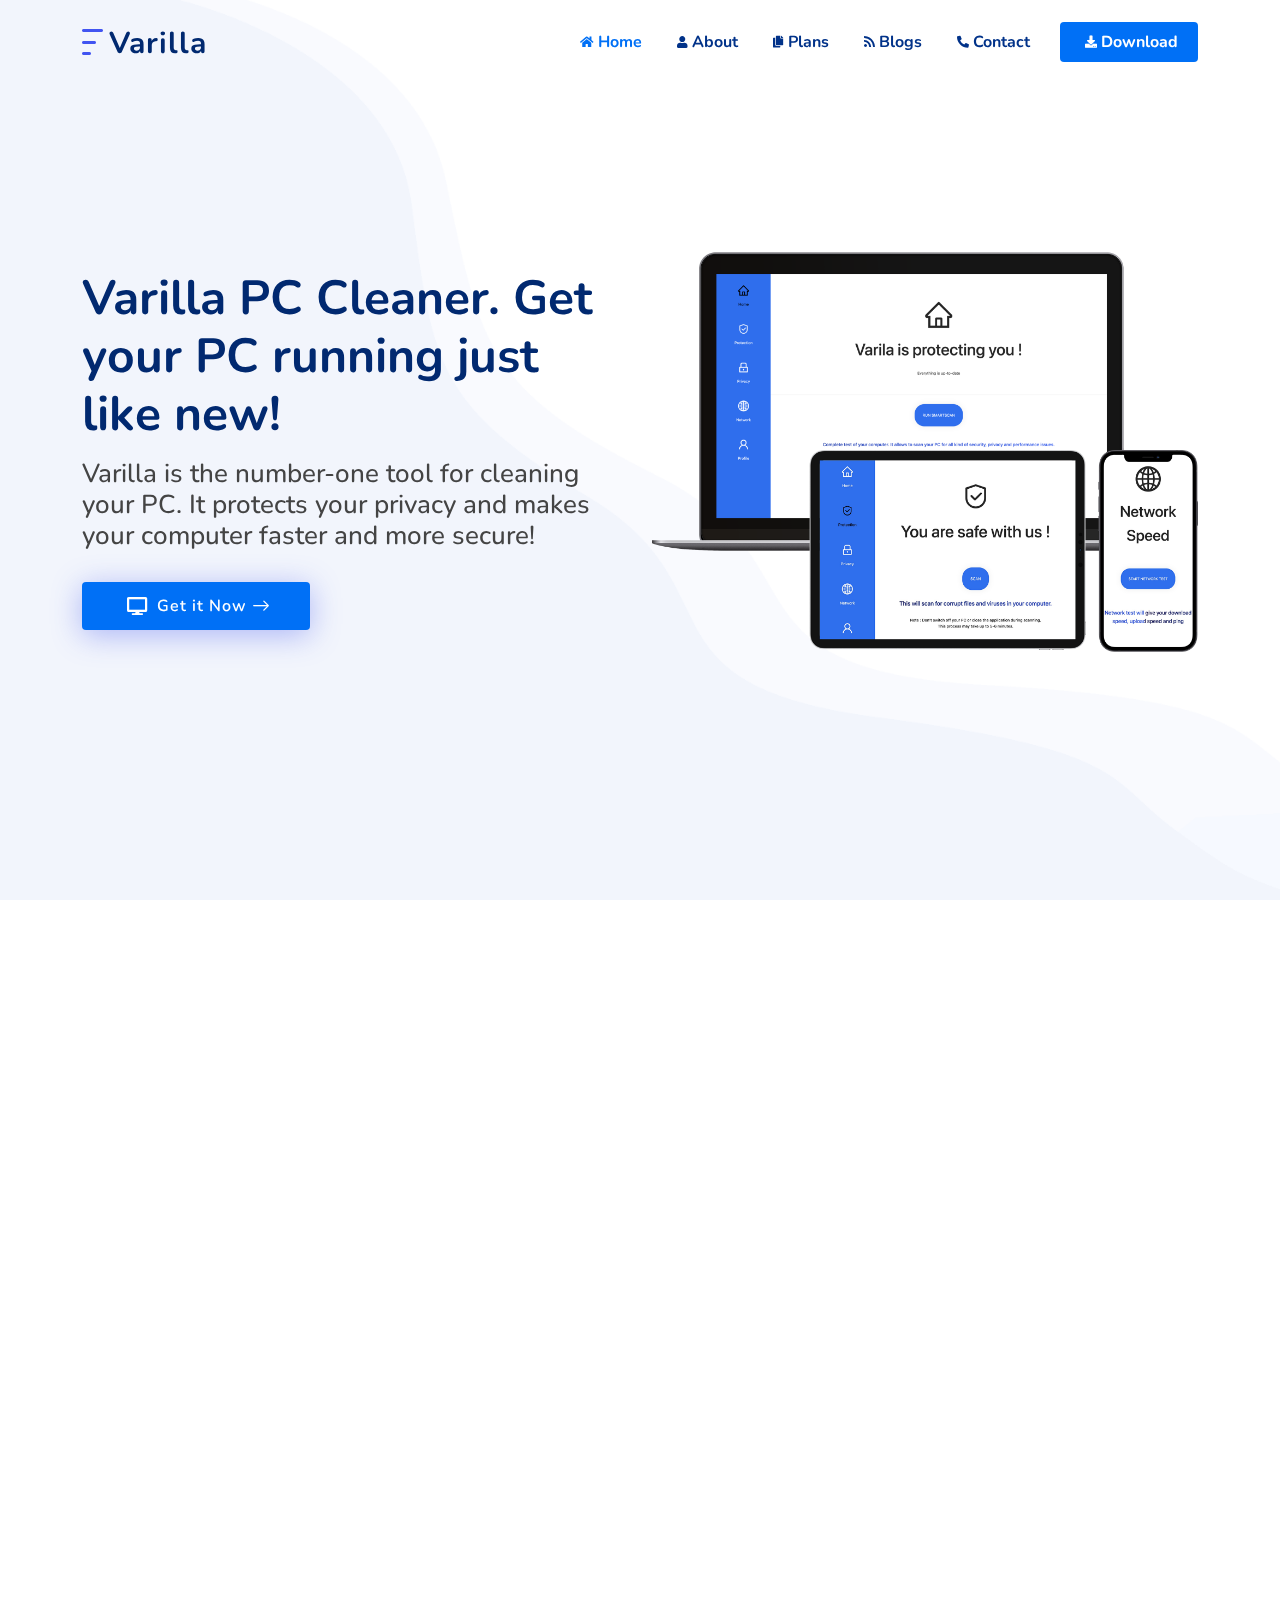
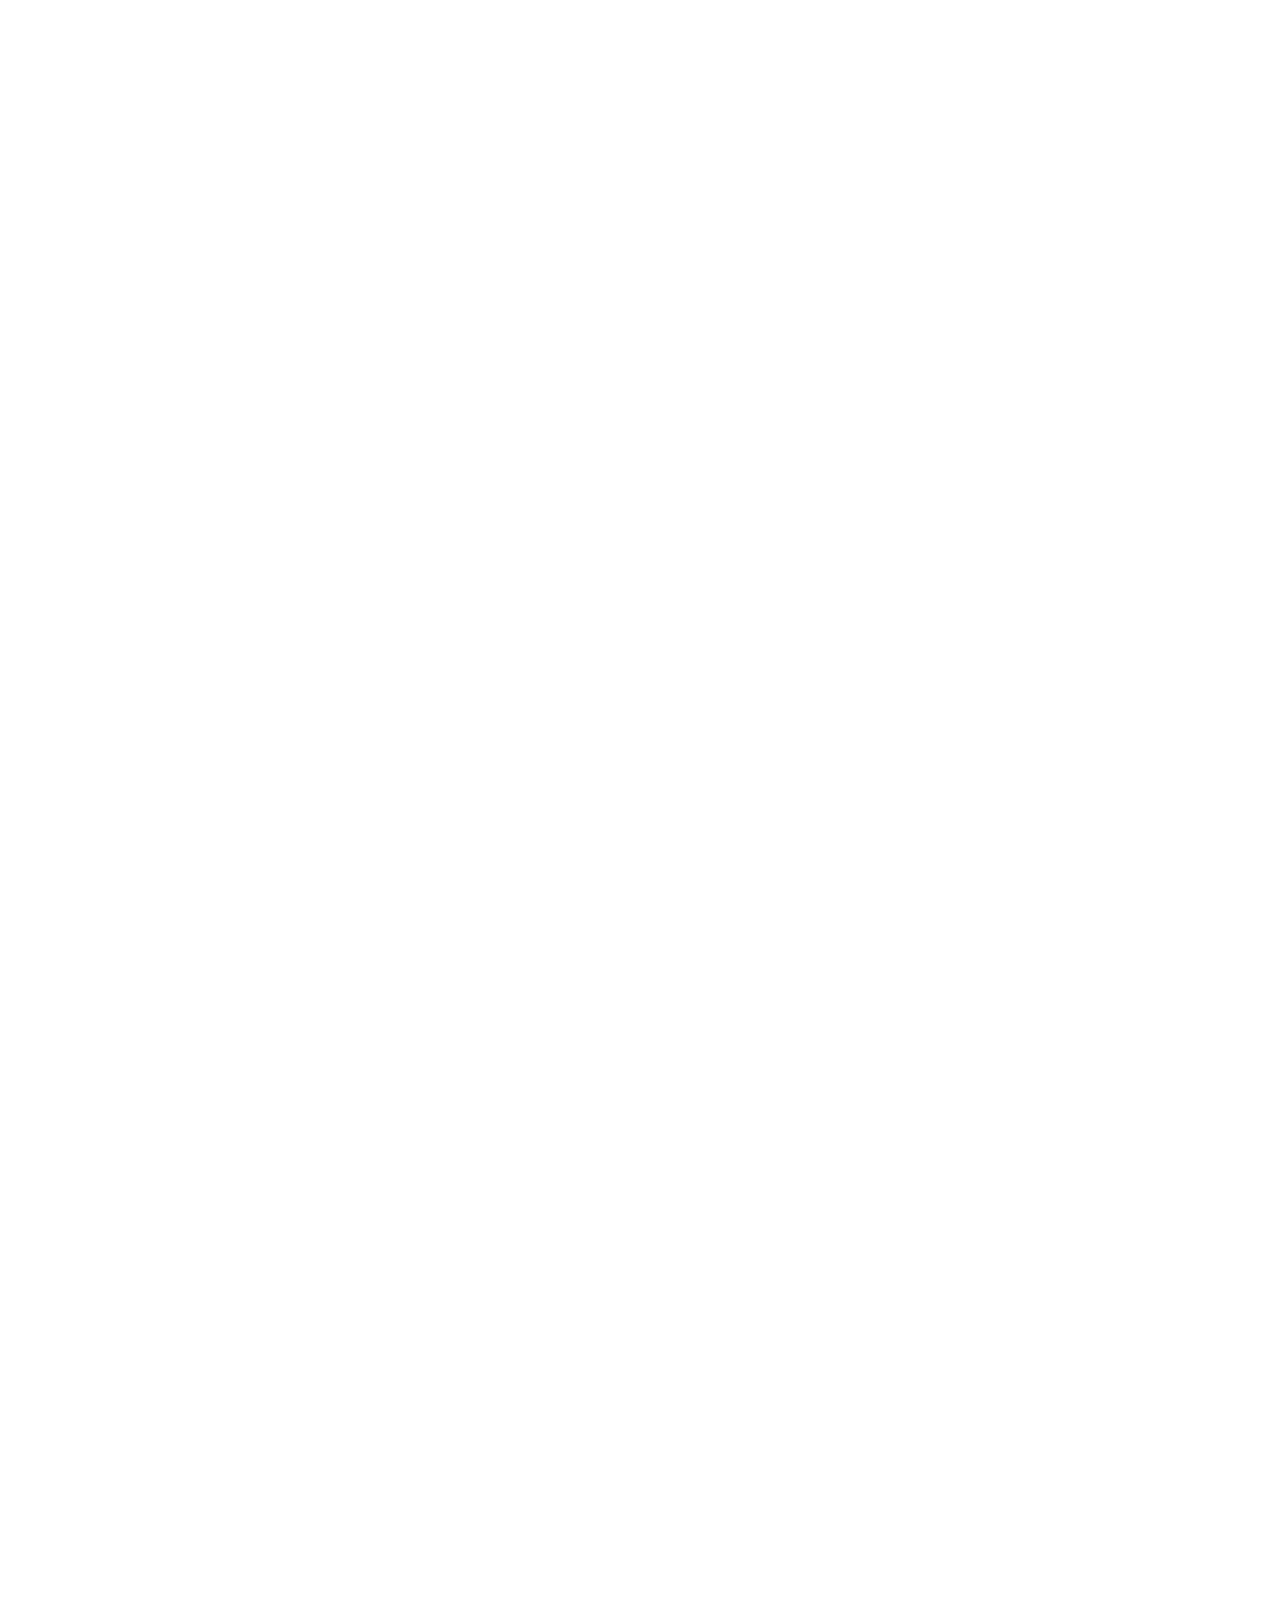
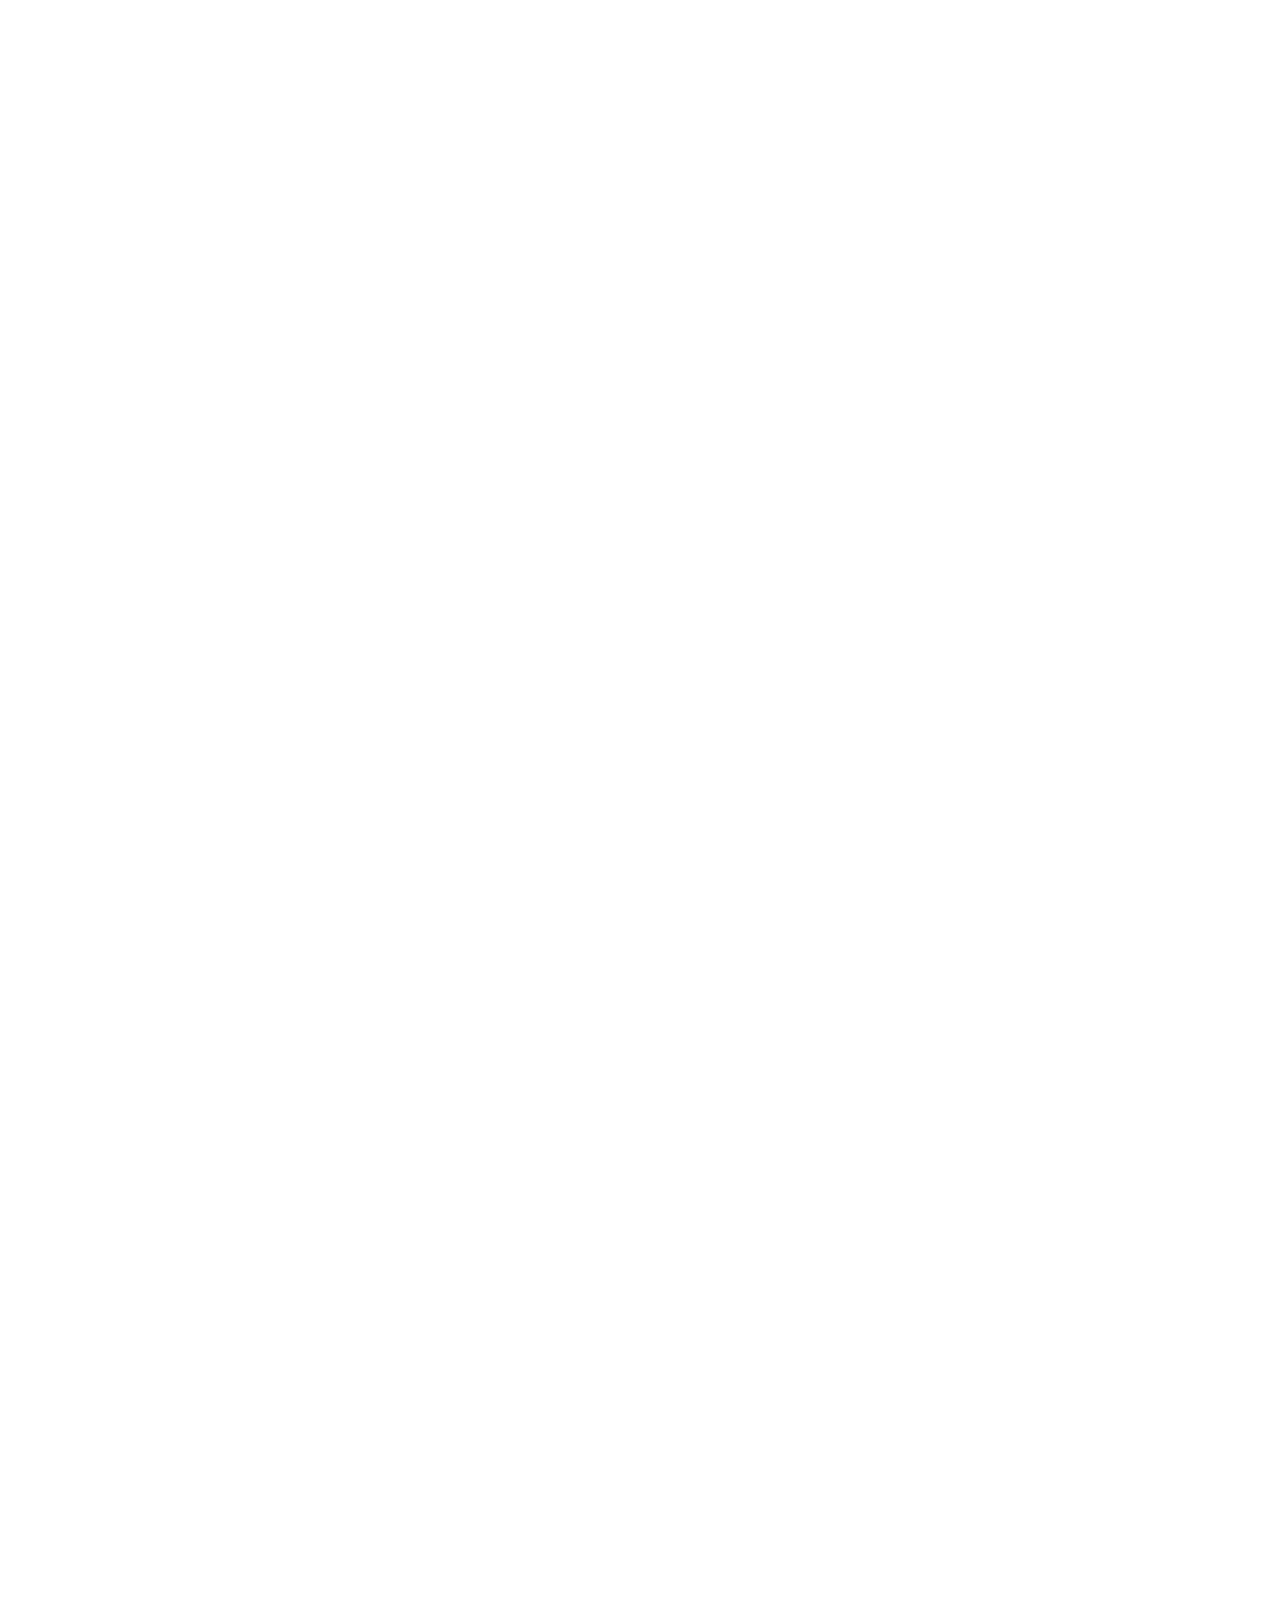
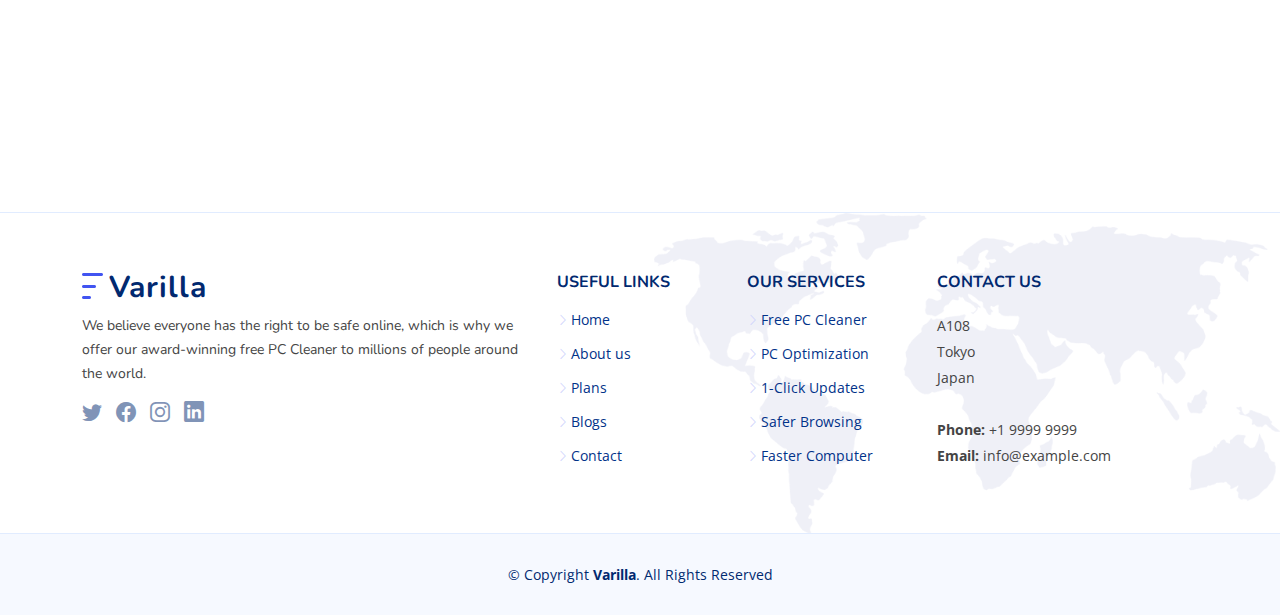
<file: index.html>
<!DOCTYPE html>
<html lang="en">

<head>
  <meta charset="utf-8">
  <meta content="width=device-width, initial-scale=1.0" name="viewport">

  <title>Varilla - PC Cleaner | Makes Your Computer Faster & More Secure | Official Website</title>
  <meta content="" name="description">

  <meta content="" name="keywords">

  <!-- Favicons -->
  <link href="assets/img/logo.png" rel="icon">
  <link href="icon/apple-touch-icon.png" rel="apple-touch-icon">

  <!-- Google Fonts -->
  <link
    href="https://fonts.googleapis.com/css?family=Open+Sans:300,300i,400,400i,600,600i,700,700i|Nunito:300,300i,400,400i,600,600i,700,700i|Poppins:300,300i,400,400i,500,500i,600,600i,700,700i"
    rel="stylesheet">

  <!-- Vendor CSS Files -->
  <link href="assets/vendor/bootstrap/css/bootstrap.min.css" rel="stylesheet">
  <link href="assets/vendor/bootstrap-icons/bootstrap-icons.css" rel="stylesheet">
  <link href="assets/vendor/aos/aos.css" rel="stylesheet">
  <link href="assets/vendor/remixicon/remixicon.css" rel="stylesheet">
  <link href="assets/vendor/swiper/swiper-bundle.min.css" rel="stylesheet">
  <link href="assets/vendor/glightbox/css/glightbox.min.css" rel="stylesheet">

  <!-- Template Main CSS File -->
  <link href="assets/css/style.css" rel="stylesheet">

  <link href="https://cdnjs.cloudflare.com/ajax/libs/font-awesome/5.13.0/css/all.min.css" rel="stylesheet">

</head>

<body>

  <!-- ======= Header ======= -->
  <header id="header" class="header fixed-top">
    <div class="container-fluid container-xl d-flex align-items-center justify-content-between">

      <a href="index.html" class="logo d-flex align-items-center">
        <img src="assets/img/logo.png" alt="">
        <span>Varilla</span>
      </a>

      <nav id="navbar" class="navbar">
        <ul>
          <li><a class="nav-link scrollto active" href="index.html"><i class="fas fa-home"></i>&nbsp;Home</a></li>
          <li><a class="nav-link scrollto" href="aboutus.html"><i class="fas fa-user"></i>&nbsp;About</a></li>
          <li><a class="nav-link scrollto" href="#pricing"><i class="fas fa-copy"></i>&nbsp;Plans</a></li>
          <li><a href="index.html#recent-blog-posts"><i class="fas fa-rss"></i>&nbsp;Blogs</a></li>
          <li><a class="nav-link scrollto" href="contact.html"><i class="fas fa-phone-alt"></i>&nbsp;Contact</a></li>
          <li><a class="getstarted scrollto" href="#"><i class="fas fa-download"></i>&nbsp;Download</a></li>
        </ul>
        <i class="bi bi-list mobile-nav-toggle"></i>
      </nav><!-- .navbar -->

    </div>
  </header><!-- End Header -->

  <!-- ======= Hero Section ======= -->
  <section id="hero" class="hero d-flex align-items-center">

    <div class="container">
      <div class="row">
        <div class="col-lg-6 d-flex flex-column justify-content-center">
          <h1 data-aos="fade-up">Varilla PC Cleaner. Get your PC running just like new! </h1>
          <h2 data-aos="fade-up" data-aos-delay="400">Varilla is the number-one tool for cleaning your PC.
            It protects your privacy and makes your computer faster and more secure!</h2>
          <div data-aos="fade-up" data-aos-delay="600">
            <div class="text-center text-lg-start">
              <a href="#about"
                class="btn-get-started scrollto d-inline-flex align-items-center justify-content-center align-self-center">
                <i class="fas fa-desktop"></i>
                <span>&nbsp;&nbsp;Get it Now</span>
                <i class="bi bi-arrow-right"></i>
              </a>
            </div>
          </div>
        </div>
        <div class="col-lg-6 hero-img" data-aos="zoom-out" data-aos-delay="200">
          <img src="assets/img/screens.png" class="img-fluid" alt="">
        </div>
      </div>
    </div>

  </section><!-- End Hero -->

  <main id="main">

    <!-- ======= Features Section ======= -->
    <section id="features" class="features">

      <div class="container" data-aos="fade-up">

        <header class="section-header">
          <h2>Varilla PC Cleaner</h2>
          <p>Better, Faster, Smoother computing experience with just one click</p>
        </header>

        <div class="row">

          <div class="col-lg-6">
            <img src="assets/img/features.png" class="img-fluid" alt="" style="padding: 3rem;">
          </div>

          <div class="col-lg-6 mt-5 mt-lg-0 d-flex">
            <div class="row align-self-center gy-4">

              <div class="col-md-6" data-aos="zoom-out" data-aos-delay="200">
                <div class="feature-box d-flex align-items-center">
                  <i class="bi bi-shield-shaded"></i>
                  <h3>Free PC Cleaner</h3>
                </div>
              </div>

              <div class="col-md-6" data-aos="zoom-out" data-aos-delay="300">
                <div class="feature-box d-flex align-items-center">
                  <i class="bi bi-cloud-plus-fill"></i>
                  <h3>1-Click Updates</h3>
                </div>
              </div>

              <div class="col-md-6" data-aos="zoom-out" data-aos-delay="400">
                <div class="feature-box d-flex align-items-center">
                  <i class="bi bi-clock-fill"></i>
                  <h3>PC Optimization</h3>
                </div>
              </div>

              <div class="col-md-6" data-aos="zoom-out" data-aos-delay="500">
                <div class="feature-box d-flex align-items-center">
                  <i class="bi bi-speedometer"></i>
                  <h3>Faster Computer</h3>
                </div>
              </div>

              <div class="col-md-6" data-aos="zoom-out" data-aos-delay="600">
                <div class="feature-box d-flex align-items-center">
                  <i class="bi bi-safe2-fill"></i>
                  <h3>Safer Browsing</h3>
                </div>
              </div>

              <div class="col-md-6" data-aos="zoom-out" data-aos-delay="700">
                <div class="feature-box d-flex align-items-center">
                  <i class="bi bi-phone-fill"></i>
                  <h3>Quicker Startup</h3>
                </div>
              </div>

            </div>
          </div>

        </div> <!-- / row -->

        <!-- ======= Counts Section ======= -->
        <section id="counts" class="counts">
          <div class="container" data-aos="fade-up">

            <div class="row gy-4">

              <div class="col-lg-3 col-md-6">
                <div class="count-box">
                  <i class="bi bi-emoji-smile"></i>
                  <div>
                    <span data-purecounter-start="0" data-purecounter-end="23422" data-purecounter-duration="1"
                      class="purecounter"></span>
                    <p>Happy Users</p>
                  </div>
                </div>
              </div>

              <div class="col-lg-3 col-md-6">
                <div class="count-box">
                  <i class="bi bi-hdd-stack-fill" style="color: #ee6c20;"></i>
                  <div>
                    <span data-purecounter-start="0" data-purecounter-end="785345" data-purecounter-duration="1"
                      class="purecounter"></span>
                    <p>TB of Storage Cleaned</p>
                  </div>
                </div>
              </div>

              <div class="col-lg-3 col-md-6">
                <div class="count-box">
                  <i class="bi bi-headset" style="color: #15be56;"></i>
                  <div>
                    <span data-purecounter-start="0" data-purecounter-end="1463" data-purecounter-duration="1"
                      class="purecounter"></span>
                    <p>Hours Of Support</p>
                  </div>
                </div>
              </div>

              <div class="col-lg-3 col-md-6">
                <div class="count-box">
                  <i class="bi bi-people" style="color: #bb0852;"></i>
                  <div>
                    <span data-purecounter-start="0" data-purecounter-end="67" data-purecounter-duration="1"
                      class="purecounter"></span>
                    <p>Hard Workers</p>
                  </div>
                </div>
              </div>

            </div>

          </div>
        </section><!-- End Counts Section -->

        <!-- Feature Tabs -->
        <div class="row feture-tabs" data-aos="fade-up" style="margin-top: 4rem;">
          <div class="col-lg-6">
            <h3>Why Upgrade to Varilla PC Cleaner
            </h3>

            <!-- Tabs -->
            <ul class="nav nav-pills mb-3">
              <li>
                <a class="nav-link active" data-bs-toggle="pill" href="#tab1"><i class="fab fa-windows"></i></a>
              </li>
              <!-- <li>
                <a class="nav-link" data-bs-toggle="pill" href="#tab2"><i class="fab fa-apple"></i>&nbsp;MAC</a>
              </li>
              <li>
                <a class="nav-link" data-bs-toggle="pill" href="#tab3"><i class="fab fa-android"></i>&nbsp;Android / iOS</a>
              </li> -->
            </ul><!-- End Tabs -->

            <!-- Tab Content -->
            <div class="tab-content">

              <div class="tab-pane fade show active" id="tab1">
                <p>It makes it easy to speed up a slow computer by updating out-of-date software drivers and more.
                  Plus you can keep your activity private — automatically and in the background.
                  These are some of the features you get with Varilla PC Cleaner:</p>
                <div class="d-flex align-items-center mb-2">
                  <i class="bi bi-check2"></i>
                  <h4>Optimize your PC, update software, and more within just a few clicks!</h4>
                </div>
                <div class="d-flex align-items-center mb-2">
                  <i class="bi bi-check2"></i>
                  <h4>Boost the performance of your PC hardware and devices.</h4>
                </div>
              </div><!-- End Tab 1 Content -->

              <!-- <div class="tab-pane fade show" id="tab2">
                <p>Your Mac is not immune to malware. And malware isn’t even the only threat Macs face. Malicious websites and vulnerable Wi-Fi networks can also jeopardize your safety — unless you have the right protection.</p>
                <div class="d-flex align-items-center mb-2">
                  <i class="bi bi-check2"></i>
                  <h4>Be instantly alerted to Wi-Fi network weaknesses and intruders</h4>
                </div>
                <div class="d-flex align-items-center mb-2">
                  <i class="bi bi-check2"></i>
                  <h4>Get an extra security layer against even the newest phishing sites</h4>
                </div>
                <div class="d-flex align-items-center mb-2">
                  <i class="bi bi-check2"></i>
                  <h4>Prevent strangers from watching you via your webcam
                  </h4>
                </div>
              </div>End Tab 2 Content -->

              <!-- <div class="tab-pane fade show" id="tab3">
                <p>Android phones are vulnerable to both malware and theft. So having the best anti-malware and anti-theft protection in your pocket can save you a lot of headaches (and money) down the line.</p>
                <div class="d-flex align-items-center mb-2">
                  <i class="bi bi-check2"></i>
                  <h4>Track your lost phone’s last-known location if the battery dies</h4>
                </div>
                <div class="d-flex align-items-center mb-2">
                  <i class="bi bi-check2"></i>
                  <h4>Capture photos and audio of the thief if your phone is stolen</h4>
                </div>
                <div class="d-flex align-items-center mb-2">
                  <i class="bi bi-check2"></i>
                  <h4>Lock private photos and apps with a PIN code or fingerprint
                  </h4>
                </div>
              </div>End Tab 3 Content -->

            </div>

          </div>

          <div class="col-lg-6">
            <img src="assets/img/features-2.png" class="img-fluid" alt="" style="padding: 3rem;">
          </div>

        </div><!-- End Feature Tabs -->

        <!-- Feature Icons -->
        <div class="row feature-icons" data-aos="fade-up">
          <h3>Our best-ever version combines all the features of Free with the power of automation, so your PC always stays clean, safe and fast.</h3>

          <div class="row" style="margin-top: 4rem;">

            <div class="col-xl-4 text-center" data-aos="fade-right" data-aos-delay="100">
              <img src="assets/img/imac3.png" class="img-fluid p-4" alt="">
            </div>

            <div class="col-xl-8 d-flex content">
              <div class="row align-self-center gy-4">

                <div class="col-md-6 icon-box" data-aos="fade-up">
                  <i class="ri-line-chart-line"></i>
                  <div>
                    <h4>Enhanced</h4>
                    <p>Enhanced scan engine finds more items to clean including log files</p>
                  </div>
                </div>

                <div class="col-md-6 icon-box" data-aos="fade-up" data-aos-delay="100">
                  <i class="ri-stack-line"></i>
                  <div>
                    <h4>Cleaning Report</h4>
                    <p>Keeps you posted on your cleaning progress</p>
                  </div>
                </div>

                <div class="col-md-6 icon-box" data-aos="fade-up" data-aos-delay="200">
                  <i class="ri-brush-4-line"></i>
                  <div>
                    <h4>Windows Repair</h4>
                    <p>Finds and fixes issues with Windows OS

                    </p>
                  </div>
                </div>

                <div class="col-md-6 icon-box" data-aos="fade-up" data-aos-delay="300">
                  <i class="ri-magic-line"></i>
                  <div>
                    <h4>Memory Boost</h4>
                    <p>For an immediate memory optimization shut down programs using the most memory</p>
                  </div>
                </div>

                <div class="col-md-6 icon-box" data-aos="fade-up" data-aos-delay="400">
                  <i class="ri-command-line"></i>
                  <div>
                    <h4>Enable secure, private web browsing</h4>
                    <p>scans Wi-Fi networks for vulnerabilities before users connect.</p>
                  </div>
                </div>

                <div class="col-md-6 icon-box" data-aos="fade-up" data-aos-delay="500">
                  <i class="ri-radar-line"></i>
                  <div>
                    <h4>Protect customers from hackers</h4>
                    <p>Block hacking threats including fake websites, phishing, and ransomware attacks.</p>
                  </div>
                </div>

              </div>
            </div>

          </div>

        </div><!-- End Feature Icons -->

      </div>

    </section><!-- End Features Section -->

    <!-- ======= Pricing Section ======= -->
    <section id="pricing" class="pricing">

      <div class="container" data-aos="fade-up">

        <header class="section-header">
          <h2>Plans</h2>
          <p>Check out our various plans</p>
        </header>

        <div class="row gy-4" data-aos="fade-left">

          <div class="col-lg-3 col-md-6" data-aos="zoom-in" data-aos-delay="100">
            <div class="box">
              <h3 style="color: #07d5c0;">Varilla (Basic)</h3>
              <div class="price"><sup>$</sup>0<span> / mo</span></div>
              <img src="assets/img/pricing-free.png" class="img-fluid" alt="">
              <ul>
                <li><i class="fas fa-check"></i> Faster Computer</li>
                <li><i class="fas fa-check"></i> Privacy Protection</li>
                <li class="na"><i class="fas fa-times"></i> Driver Updater</li>
                <li class="na"><i class="fas fa-times"></i> PC Health Check</li>
                <li class="na"><i class="fas fa-times"></i> Real-time Monitoring</li>
                <li class="na"><i class="fas fa-times"></i> Scheduled Cleaning</li>
                <li class="na"><i class="fas fa-times"></i> File Recovery</li>
                <li class="na"><i class="fas fa-times"></i> Hardware Inventory</li>
              </ul>
              <a href="#" class="btn-buy"><i class="fas fa-download"></i>&nbsp; Download</a>
            </div>
          </div>

          <div class="col-lg-3 col-md-6" data-aos="zoom-in" data-aos-delay="200">
            <div class="box">
              <h3 style="color: #65c600;">Varilla (Plus)</h3>
              <div class="price"><sup>$</sup>19<span> / mo</span></div>
              <img src="assets/img/pricing-starter.png" class="img-fluid" alt="">
              <ul>
                <li><i class="fas fa-check"></i> Faster Computer</li>
                <li><i class="fas fa-check"></i> Privacy Protection</li>
                <li><i class="fas fa-check"></i> Driver Updater</li>
                <li><i class="fas fa-check"></i> PC Health Check</li>
                <li class="na"><i class="fas fa-times"></i> Real-time Monitoring</li>
                <li class="na"><i class="fas fa-times"></i> Scheduled Cleaning</li>
                <li class="na"><i class="fas fa-times"></i> File Recovery</li>
                <li class="na"><i class="fas fa-times"></i> Hardware Inventory</li>
              </ul>
              <a href="#" class="btn-buy"><i class="fas fa-download"></i>&nbsp; Download</a>
            </div>
          </div>

          <div class="col-lg-3 col-md-6" data-aos="zoom-in" data-aos-delay="300">
            <div class="box">
              <h3 style="color: #ff901c;">Varilla (Deluxe)</h3>
              <div class="price"><sup>$</sup>29<span> / mo</span></div>
              <img src="assets/img/pricing-business.png" class="img-fluid" alt="">
              <ul>
                <li><i class="fas fa-check"></i> Faster Computer</li>
                <li><i class="fas fa-check"></i> Privacy Protection</li>
                <li><i class="fas fa-check"></i> Driver Updater</li>
                <li><i class="fas fa-check"></i> PC Health Check</li>
                <li><i class="fas fa-check"></i> Real-time Monitoring</li>
                <li><i class="fas fa-check"></i> Scheduled Cleaning</li>
                <li class="na"><i class="fas fa-times"></i> File Recovery</li>
                <li class="na"><i class="fas fa-times"></i> Hardware Inventory</li>
              </ul>
              <a href="#" class="btn-buy"><i class="fas fa-download"></i>&nbsp; Download</a>
            </div>
          </div>

          <div class="col-lg-3 col-md-6" data-aos="zoom-in" data-aos-delay="400">
            <div class="box">
              <span class="featured">Featured</span>
              <h3 style="color: #ff0071;">Varilla (Deluxe Pro)</h3>
              <div class="price"><sup>$</sup>49<span> / mo</span></div>
              <img src="assets/img/pricing-ultimate.png" class="img-fluid" alt="">
              <ul>
                <li><i class="fas fa-check"></i> Faster Computer</li>
                <li><i class="fas fa-check"></i> Privacy Protection</li>
                <li><i class="fas fa-check"></i> Driver Updater</li>
                <li><i class="fas fa-check"></i> PC Health Check</li>
                <li><i class="fas fa-check"></i> Real-time Monitoring</li>
                <li><i class="fas fa-check"></i> Scheduled Cleaning</li>
                <li><i class="fas fa-check"></i> File Recovery</li>
                <li><i class="fas fa-check"></i> Hardware Inventory</li>
              </ul>
              <a href="#" class="btn-buy"><i class="fas fa-download"></i>&nbsp; Download</a>
            </div>
          </div>

        </div>

      </div>

    </section><!-- End Pricing Section -->

    <!-- ======= Recent Blog Posts Section ======= -->
    <section id="recent-blog-posts" class="recent-blog-posts">

      <div class="container" data-aos="fade-up">

        <header class="section-header">
          <h2>Blog</h2>
          <p>Recent posts form our Blog</p>
        </header>

        <div class="row">

          <div class="col-lg-4">
            <div class="post-box">
              <div class="post-img"><img src="assets/img/blog/blog-1.jpg" class="img-fluid" alt=""></div>
              <span class="post-date">Tue, September 15</span>
              <h3 class="post-title">What is hacking?</h3>
              <p>It’s safe to assume that, in the internet era, all organizations and services will be targeted by
                malicious hackers sooner or later. It's not a matter ...</p>
              <a href="https://www.echosec.net/blog/what-is-hacking-how-does-it-work"
                class="readmore stretched-link mt-auto"><span>Read More</span><i class="bi bi-arrow-right"></i></a>
            </div>
          </div>

          <div class="col-lg-4">
            <div class="post-box">
              <div class="post-img"><img src="assets/img/blog/blog-2.jpg" class="img-fluid" alt=""></div>
              <span class="post-date">Fri, August 28</span>
              <h3 class="post-title">What Is Doxing? (And Why Is It So Scary?)</h3>
              <p>The World Wide Web has changed a lot over the years, but there’s one immutable thing about it that we
                ...</p>
              <a href="https://html.com/blog/doxing/" class="readmore stretched-link mt-auto"><span>Read More</span><i
                  class="bi bi-arrow-right"></i></a>
            </div>
          </div>

          <div class="col-lg-4">
            <div class="post-box">
              <div class="post-img"><img src="assets/img/blog/blog-3.jpg" class="img-fluid" alt=""></div>
              <span class="post-date">Mon, July 11</span>
              <h3 class="post-title">What is a VPN</h3>
              <p>VPN stands for virtual private network, and it is a very effective way to secure your connection and
                anonymize your wb traffic ...</p>
              <a href="https://blog.f-secure.com/what-is-a-vpn/" class="readmore stretched-link mt-auto"><span>Read
                  More</span><i class="bi bi-arrow-right"></i></a>
            </div>
          </div>

        </div>

      </div>

    </section><!-- End Recent Blog Posts Section -->

    <!-- ======= F.A.Q Section ======= -->
    <section id="faq" class="faq">

      <div class="container" data-aos="fade-up">

        <header class="section-header">
          <h2>F.A.Q</h2>
          <p>Frequently Asked Questions</p>
        </header>

        <div class="row">
          <div class="col-lg-6">
            <!-- F.A.Q List 1-->
            <div class="accordion accordion-flush" id="faqlist1">
              <div class="accordion-item">
                <h2 class="accordion-header">
                  <button class="accordion-button collapsed" type="button" data-bs-toggle="collapse"
                    data-bs-target="#faq-content-1">
                    How do I clean my Windows PC?
                  </button>
                </h2>
                <div id="faq-content-1" class="accordion-collapse collapse" data-bs-parent="#faqlist1">
                  <div class="accordion-body">
                    <p>
                      There are ways to clean up and speed up your PC manually — but it can be a long and painful
                      process. And without advanced computer knowledge, you may end up breaking something. Not only
                      that, your cleaning won’t last long, as temporary files, cache, and cookies will continue to build
                      up quickly during normal computer use. That’s why we recommend using an expert tool like Varilla
                      PC cleaner. Not only will it safely clean and optimize your entire PC, its Automatic Maintenance
                      feature will make sure your PC not only gets back into shape, but that it stays that way.
                      <a class="getstarted scrollto" href="#">Download&nbsp;<i class="fas fa-download"></i></a>
                    </p>
                  </div>
                </div>
              </div>

              <div class="accordion-item">
                <h2 class="accordion-header">
                  <button class="accordion-button collapsed" type="button" data-bs-toggle="collapse"
                    data-bs-target="#faq-content-2">
                    What are caches and temporary files?
                  </button>
                </h2>
                <div id="faq-content-2" class="accordion-collapse collapse" data-bs-parent="#faqlist1">
                  <div class="accordion-body">
                    Any time you surf the internet, your browser downloads cache files in the form of website elements
                    like images. The next time you visit that site, your browser then loads those elements right from
                    the cache. That means those elements (and the web pages they’re on) can load faster — but it also
                    means your browser is holding onto tons of unnecessary cache files from all the sites you’ve
                    visited. Your browser also creates temporary files — as do all your apps and even Windows itself —
                    that are required to help your browser work. But after you’re done, those files are usually no
                    longer needed. Unfortunately, apps don’t delete their own leftover files once they’re done. That
                    where Varilla PC Cleaner steps in.
                  </div>
                </div>
              </div>

            </div>
          </div>

          <div class="col-lg-6">

            <!-- F.A.Q List 2-->
            <div class="accordion accordion-flush" id="faqlist2">

              <div class="accordion-item">
                <h2 class="accordion-header">
                  <button class="accordion-button collapsed" type="button" data-bs-toggle="collapse"
                    data-bs-target="#faq2-content-1">
                    Will cleaning my PC improve performance?
                  </button>
                </h2>
                <div id="faq2-content-1" class="accordion-collapse collapse" data-bs-parent="#faqlist2">
                  <div class="accordion-body">
                    Absolutely! Cleaning your PC means removing caches and temporary files, getting rid of bloatware and
                    other unnecessary software, repairing your Windows registry, optimizing your disk, and more. That
                    will free up gigabytes of extra space and reduce the strain on your RAM and CPU so your PC functions
                    better. For optimal results, use a dedicated cleaning tool like Varilla PC Cleaner that provides
                    automatic maintenance for lasting improvements
                  </div>
                </div>
              </div>

              <div class="accordion-item">
                <h2 class="accordion-header">
                  <button class="accordion-button collapsed" type="button" data-bs-toggle="collapse"
                    data-bs-target="#faq2-content-2">
                    How to update to latest version?
                  </button>
                </h2>
                <div id="faq2-content-2" class="accordion-collapse collapse" data-bs-parent="#faqlist2">
                  <div class="accordion-body">
                    Updating Varilla is really simple, all you have to do is check for updates and automatically it will
                    download and install it for you.
                  </div>
                </div>
              </div>

            </div>
          </div>

        </div>

      </div>

    </section><!-- End F.A.Q Section -->

  </main><!-- End #main -->

  <!-- ======= Footer ======= -->
  <footer id="footer" class="footer">

    <!-- <div class="footer-newsletter">
      <div class="container">
        <div class="row justify-content-center">
          <div class="col-lg-12 text-center">
            <h4>Our Newsletter</h4>
            <p>Tamen quem nulla quae legam multos aute sint culpa legam noster magna</p>
          </div>
          <div class="col-lg-6">
            <form action="" method="post">
              <input type="email" name="email"><input type="submit" value="Subscribe">
            </form>
          </div>
        </div>
      </div>
    </div> -->

    <div class="footer-top">
      <div class="container">
        <div class="row gy-4">
          <div class="col-lg-5 col-md-12 footer-info">
            <a href="index.html" class="logo d-flex align-items-center">
              <img src="assets/img/logo.png" alt="">
              <span>Varilla</span>
            </a>
            <p>We believe everyone has the right to be safe online, which is why we offer our award-winning free PC
              Cleaner to millions of people around the world.</p>
            <div class="social-links mt-3">
              <a href="#" class="twitter"><i class="bi bi-twitter"></i></a>
              <a href="#" class="facebook"><i class="bi bi-facebook"></i></a>
              <a href="#" class="instagram"><i class="bi bi-instagram"></i></a>
              <a href="#" class="linkedin"><i class="bi bi-linkedin"></i></a>
            </div>
          </div>

          <div class="col-lg-2 col-6 footer-links">
            <h4>Useful Links</h4>
            <ul>
              <li><i class="bi bi-chevron-right"></i> <a href="/index.html">Home</a></li>
              <li><i class="bi bi-chevron-right"></i> <a href="/aboutus.html">About us</a></li>
              <li><i class="bi bi-chevron-right"></i> <a href="/index.html">Plans</a></li>
              <li><i class="bi bi-chevron-right"></i> <a href="/index.html">Blogs</a></li>
              <li><i class="bi bi-chevron-right"></i> <a href="/contact.html">Contact</a></li>
            </ul>
          </div>

          <div class="col-lg-2 col-6 footer-links">
            <h4>Our Services</h4>
            <ul>
              <li><i class="bi bi-chevron-right"></i> <a href="#">Free PC Cleaner</a></li>
              <li><i class="bi bi-chevron-right"></i> <a href="#">PC Optimization</a></li>
              <li><i class="bi bi-chevron-right"></i> <a href="#">1-Click Updates</a></li>
              <li><i class="bi bi-chevron-right"></i> <a href="#">Safer Browsing</a></li>
              <li><i class="bi bi-chevron-right"></i> <a href="#">Faster Computer</a></li>
            </ul>
          </div>

          <div class="col-lg-3 col-md-12 footer-contact text-center text-md-start">
            <h4>Contact Us</h4>
            <p>
              A108 <br>
              Tokyo<br>
              Japan<br><br>
              <strong>Phone:</strong> +1 9999 9999<br>
              <strong>Email:</strong> info@example.com<br>
            </p>

          </div>

        </div>
      </div>
    </div>

    <div class="container">
      <div class="copyright">
        &copy; Copyright <strong><span>Varilla</span></strong>. All Rights Reserved
      </div>
    </div>
  </footer><!-- End Footer -->

  <a href="#" class="back-to-top d-flex align-items-center justify-content-center"><i
      class="bi bi-arrow-up-short"></i></a>

  <!-- Vendor JS Files -->
  <script src="assets/vendor/bootstrap/js/bootstrap.bundle.js"></script>
  <script src="assets/vendor/aos/aos.js"></script>
  <script src="assets/vendor/php-email-form/validate.js"></script>
  <script src="assets/vendor/swiper/swiper-bundle.min.js"></script>
  <script src="assets/vendor/purecounter/purecounter.js"></script>
  <script src="assets/vendor/isotope-layout/isotope.pkgd.min.js"></script>
  <script src="assets/vendor/glightbox/js/glightbox.min.js"></script>

  <!-- Template Main JS File -->
  <script src="assets/js/main.js"></script>

</body>

</html>
</file>
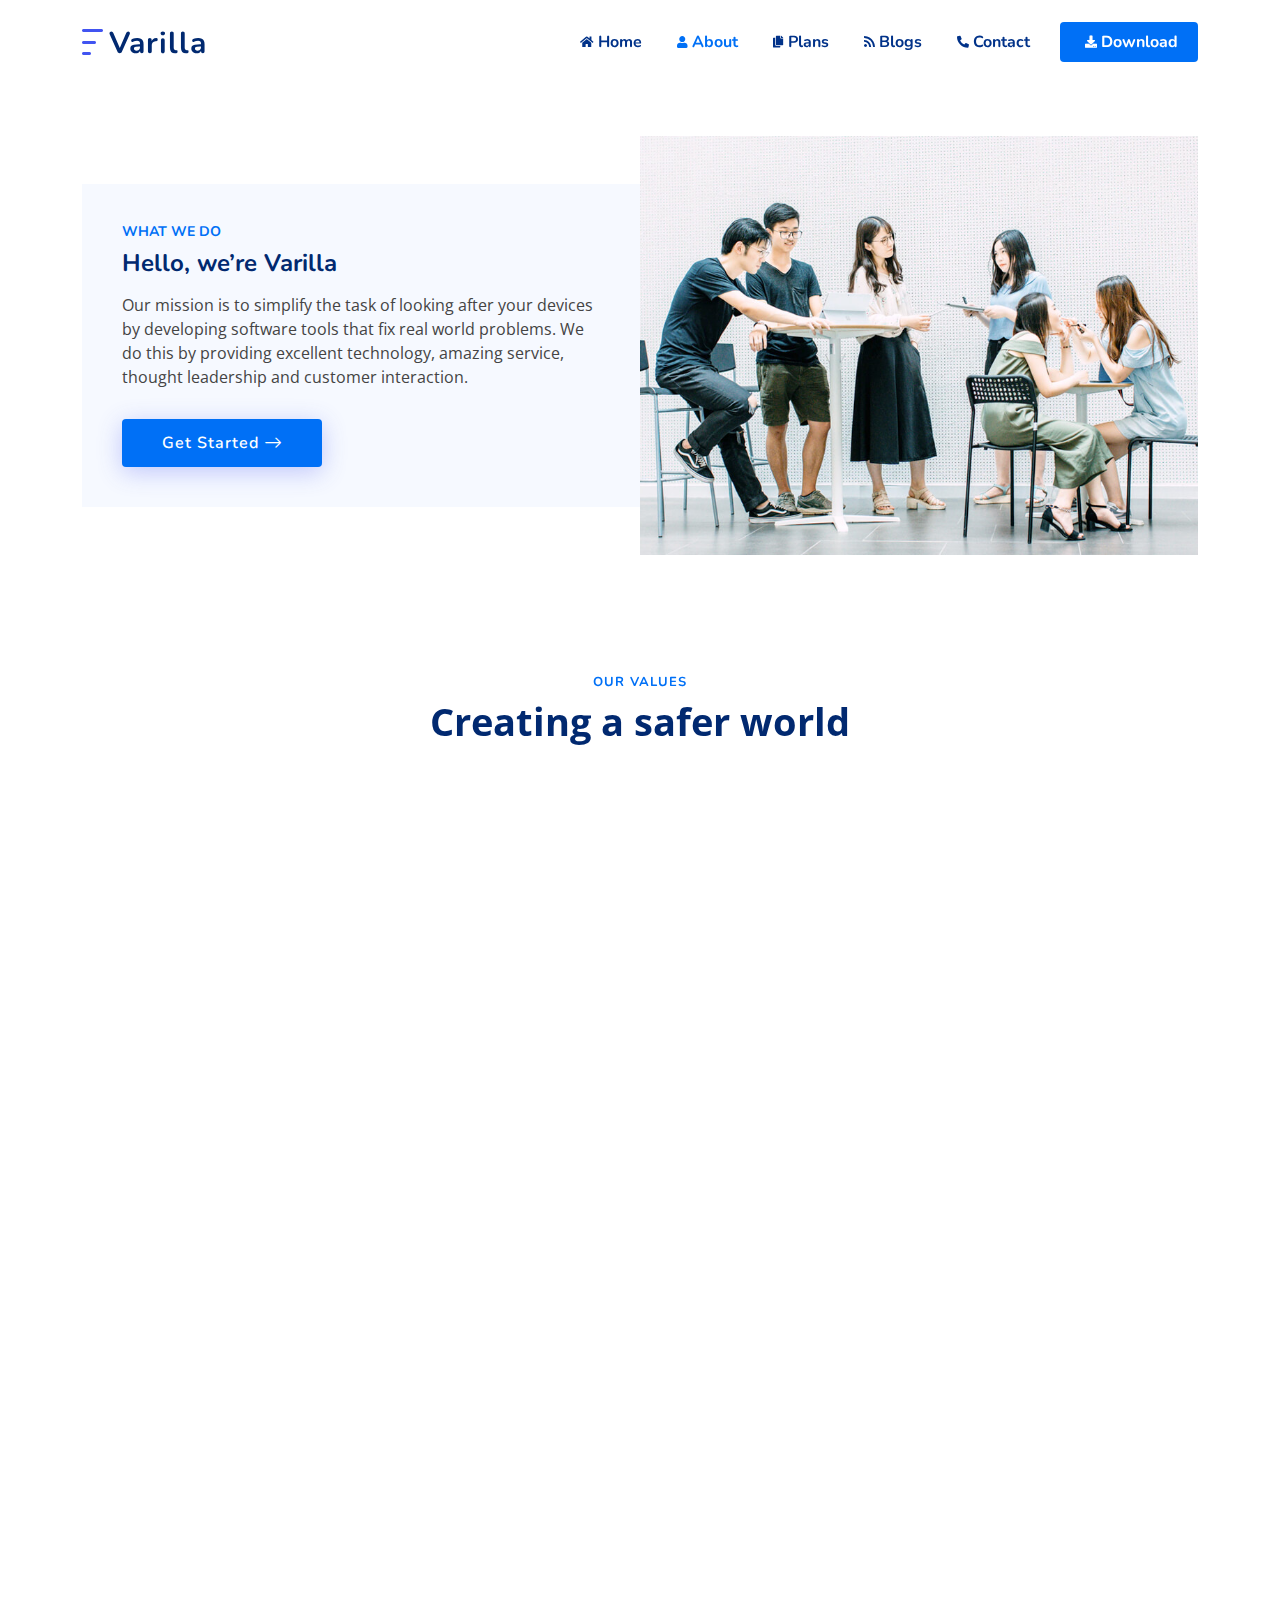
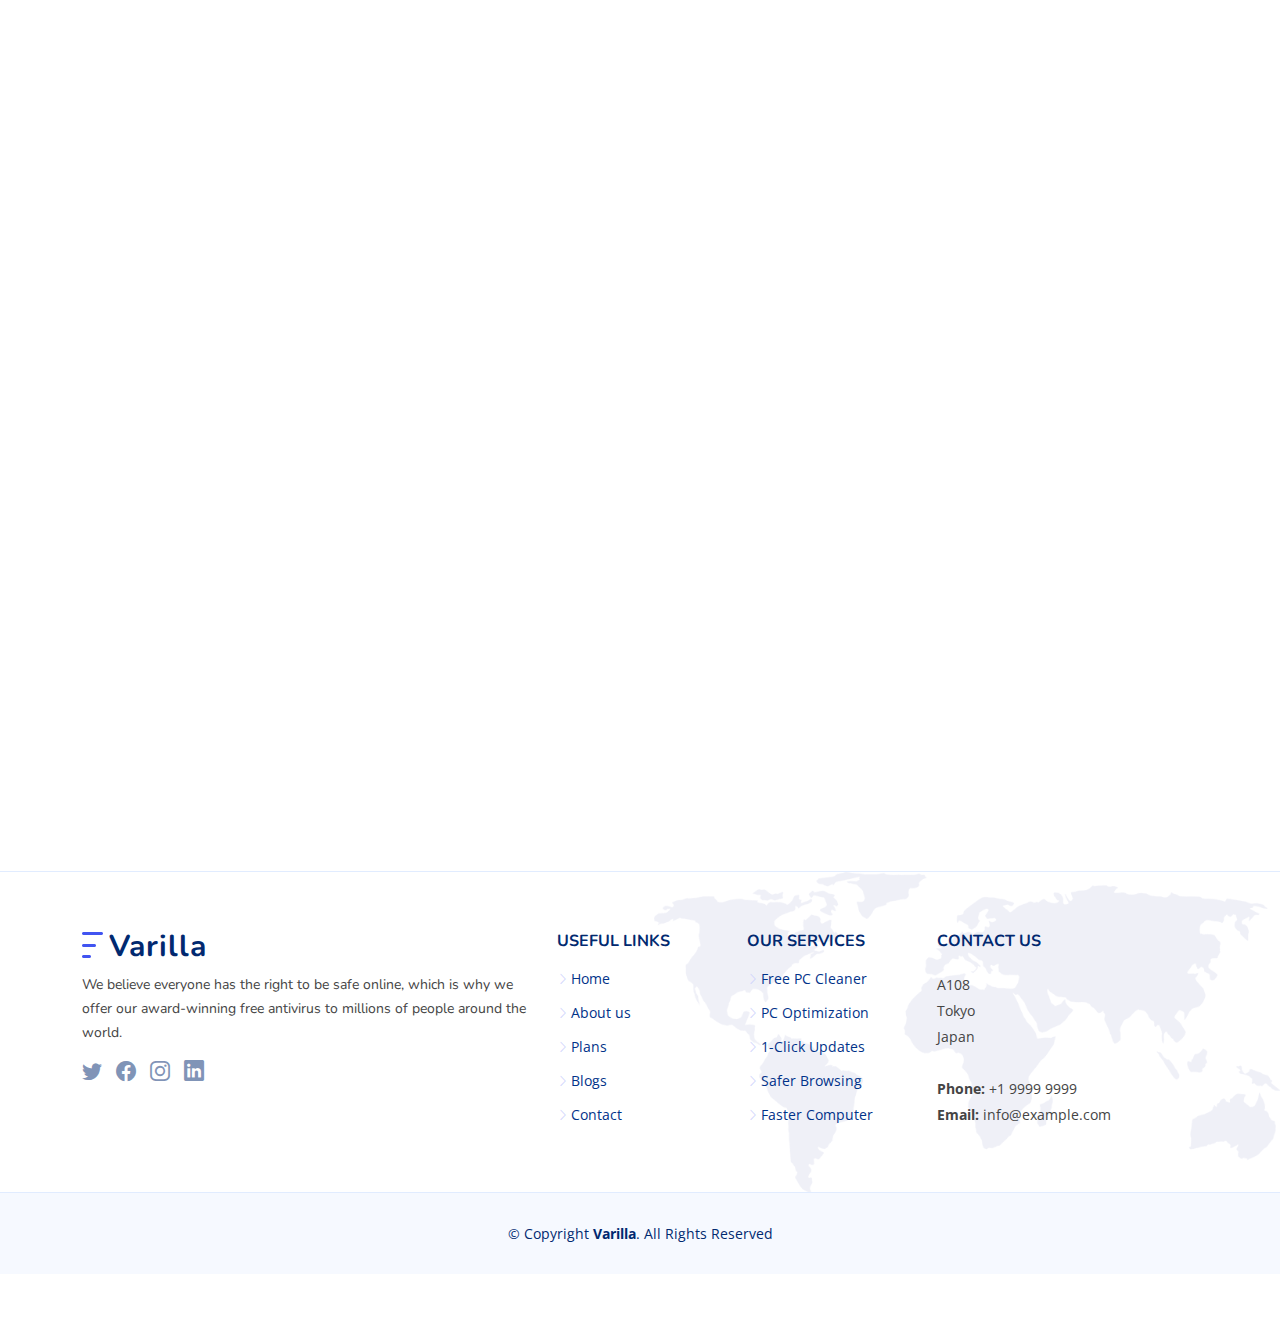
<file: aboutus.html>
<!DOCTYPE html>
<html lang="en">

<head>
  <meta charset="utf-8">
  <meta content="width=device-width, initial-scale=1.0" name="viewport">

  <title>Varilla - About Us</title>
  <meta content="" name="description">

  <meta content="" name="keywords">

  <!-- Favicons -->
  <link href="assets/img/logo.png" rel="icon">
  <link href="icon/apple-touch-icon.png" rel="apple-touch-icon">

  <!-- Google Fonts -->
  <link href="https://fonts.googleapis.com/css?family=Open+Sans:300,300i,400,400i,600,600i,700,700i|Nunito:300,300i,400,400i,600,600i,700,700i|Poppins:300,300i,400,400i,500,500i,600,600i,700,700i" rel="stylesheet">

  <!-- Vendor CSS Files -->
  <link href="assets/vendor/bootstrap/css/bootstrap.min.css" rel="stylesheet">
  <link href="assets/vendor/bootstrap-icons/bootstrap-icons.css" rel="stylesheet">
  <link href="assets/vendor/aos/aos.css" rel="stylesheet">
  <link href="assets/vendor/remixicon/remixicon.css" rel="stylesheet">
  <link href="assets/vendor/swiper/swiper-bundle.min.css" rel="stylesheet">
  <link href="assets/vendor/glightbox/css/glightbox.min.css" rel="stylesheet">

  <!-- Template Main CSS File -->
  <link href="assets/css/style.css" rel="stylesheet">

  <link href="https://cdnjs.cloudflare.com/ajax/libs/font-awesome/5.13.0/css/all.min.css" rel="stylesheet">

  <!-- =======================================================
  * Template Name: Varilla - v1.7.0
  * Template URL: https://bootstrapmade.com/Varilla-bootstrap-startup-template/
  * Author: BootstrapMade.com
  * License: https://bootstrapmade.com/license/
  ======================================================== -->
</head>

<body>

  <!-- ======= Header ======= -->
  <header id="header" class="header fixed-top">
    <div class="container-fluid container-xl d-flex align-items-center justify-content-between">

      <a href="index.html" class="logo d-flex align-items-center">
        <img src="assets/img/logo.png" alt="">
        <span>Varilla</span>
      </a>

      <nav id="navbar" class="navbar">
        <ul>
            <li><a class="nav-link scrollto" href="index.html"><i class="fas fa-home"></i>&nbsp;Home</a></li>
            <li><a class="nav-link scrollto active" href="aboutus.html"><i class="fas fa-user"></i>&nbsp;About</a></li>
            <li><a class="nav-link scrollto" href="index.html#pricing"><i class="fas fa-copy"></i>&nbsp;Plans</a></li>
            <li><a href="index.html#recent-blog-posts"><i class="fas fa-rss"></i>&nbsp;Blogs</a></li>
            <li><a class="nav-link scrollto" href="contact.html"><i class="fas fa-phone-alt"></i>&nbsp;Contact</a></li>
          <li><a class="getstarted scrollto" href="#"><i class="fas fa-download"></i>&nbsp;Download</a></li>
        </ul>
        <i class="bi bi-list mobile-nav-toggle"></i>
      </nav><!-- .navbar -->

    </div>
  </header><!-- .navbar -->

    </div>
  </header><!-- End Header -->

  <section id="main">
    <!-- ======= About Section ======= -->
    <section id="about" class="about">

      <div class="container" data-aos="fade-up" style="margin-top: 1rem;">
        <div class="row gx-0">

          <div class="col-lg-6 d-flex flex-column justify-content-center" data-aos="fade-up" data-aos-delay="200">
            <div class="content">
              <h3>What we do</h3>
              <h2>Hello, we’re Varilla</h2>
              <p>
                Our mission is to simplify the task of looking after your devices by developing software tools that fix real world problems. We do this by providing excellent technology, amazing service, thought leadership and customer interaction.
              </p>
              <div class="text-center text-lg-start">
                <a href="index.html#pricing" class="btn-read-more d-inline-flex align-items-center justify-content-center align-self-center">
                  <span>Get Started</span>
                  <i class="bi bi-arrow-right"></i>
                </a>
              </div>
            </div>
          </div>

          <div class="col-lg-6 d-flex align-items-center" data-aos="zoom-out" data-aos-delay="200">
            <img src="assets/img/about.jpg" class="img-fluid" alt="">
          </div>

        </div>
      </div>

    </section><!-- End About Section -->

    <!-- ======= Values Section ======= -->
    <section id="values" class="values">

      <div class="container" data-aos="fade-up">

        <header class="section-header">
          <h2>Our Values</h2>
          <p>Creating a safer world</p>
        </header>

        <div class="row">

          <div class="col-lg-4">
            <div class="box" data-aos="fade-up" data-aos-delay="200">
              <img src="assets/img/pillar1.webp" class="img-fluid" alt="" style="border-radius: 50%;">
              <h3>Personal Online protection everywhere you go</h3>
              <p>We protect your privacy, keep you safe online, and safeguard your personal data with our Premium Security and VPN services.</p>
            </div>
          </div>

          <div class="col-lg-4 mt-4 mt-lg-0">
            <div class="box" data-aos="fade-up" data-aos-delay="400">
              <img src="assets/img/pillar2.webp" class="img-fluid" alt="" style="border-radius: 50%;">
              <h3>Simple solutions for business’s biggest security problems</h3>
              <p>We deliver complete endpoint and network security solutions designed for small and midsize businesses & IT service providers.</p>
            </div>
          </div>

          <div class="col-lg-4 mt-4 mt-lg-0">
            <div class="box" data-aos="fade-up" data-aos-delay="600">
              <img src="assets/img/pillar3.webp" class="img-fluid" alt="" style="border-radius: 50%;">
              <h3>Protecting the customers of global operators</h3>
              <p>We partner with the world’s leading mobile and broadband network operators to offer security, privacy, and digital parenting solutions.</p>
            </div>
          </div>

        </div>

      </div>

    </section><!-- End Values Section -->

    <!-- ======= F.A.Q Section ======= -->
    <section id="faq" class="faq">

      <div class="container" data-aos="fade-up">

        <header class="section-header">
          <h2>F.A.Q</h2>
          <p>Frequently Asked Questions</p>
        </header>

        <div class="row">
          <div class="col-lg-6">
            <!-- F.A.Q List 1-->
            <div class="accordion accordion-flush" id="faqlist1">
              <div class="accordion-item">
                <h2 class="accordion-header">
                  <button class="accordion-button collapsed" type="button" data-bs-toggle="collapse" data-bs-target="#faq-content-1">
                    How do I clean my Windows PC?
                  </button>
                </h2>
                <div id="faq-content-1" class="accordion-collapse collapse" data-bs-parent="#faqlist1">
                  <div class="accordion-body">
                    <p>
                      There are ways to clean up and speed up your PC manually — but it can be a long and painful process. And without advanced computer knowledge, you may end up breaking something. Not only that, your cleaning won’t last long, as temporary files, cache, and cookies will continue to build up quickly during normal computer use. That’s why we recommend using an expert tool like Varilla PC cleaner. Not only will it safely clean and optimize your entire PC, its Automatic Maintenance feature will make sure your PC not only gets back into shape, but that it stays that way.
                      <a class="getstarted scrollto" href="#">Download&nbsp;<i class="fas fa-download"></i></a>
                    </p>
                  </div>
                </div>
              </div>

              <div class="accordion-item">
                <h2 class="accordion-header">
                  <button class="accordion-button collapsed" type="button" data-bs-toggle="collapse" data-bs-target="#faq-content-2">
                    What are caches and temporary files?
                  </button>
                </h2>
                <div id="faq-content-2" class="accordion-collapse collapse" data-bs-parent="#faqlist1">
                  <div class="accordion-body">
                    Any time you surf the internet, your browser downloads cache files in the form of website elements like images. The next time you visit that site, your browser then loads those elements right from the cache. That means those elements (and the web pages they’re on) can load faster — but it also means your browser is holding onto tons of unnecessary cache files from all the sites you’ve visited. Your browser also creates temporary files — as do all your apps and even Windows itself — that are required to help your browser work. But after you’re done, those files are usually no longer needed. Unfortunately, apps don’t delete their own leftover files once they’re done. That where Varilla PC Cleaner steps in.
                  </div>
                </div>
              </div>

            </div>
          </div>

          <div class="col-lg-6">

            <!-- F.A.Q List 2-->
            <div class="accordion accordion-flush" id="faqlist2">

              <div class="accordion-item">
                <h2 class="accordion-header">
                  <button class="accordion-button collapsed" type="button" data-bs-toggle="collapse" data-bs-target="#faq2-content-1">
                    Will cleaning my PC improve performance?
                  </button>
                </h2>
                <div id="faq2-content-1" class="accordion-collapse collapse" data-bs-parent="#faqlist2">
                  <div class="accordion-body">
                    Absolutely! Cleaning your PC means removing caches and temporary files, getting rid of bloatware and other unnecessary software, repairing your Windows registry, optimizing your disk, and more. That will free up gigabytes of extra space and reduce the strain on your RAM and CPU so your PC functions better. For optimal results, use a dedicated cleaning tool like Varilla PC Cleaner that provides automatic maintenance for lasting improvements
                  </div>
                </div>
              </div>

              <div class="accordion-item">
                <h2 class="accordion-header">
                  <button class="accordion-button collapsed" type="button" data-bs-toggle="collapse" data-bs-target="#faq2-content-2">
                    How to update to latest version?
                  </button>
                </h2>
                <div id="faq2-content-2" class="accordion-collapse collapse" data-bs-parent="#faqlist2">
                  <div class="accordion-body">
                    Updating Varilla is really simple, all you have to do is check for updates and automatically it will download and install it for you.
                  </div>
                </div>
              </div>

            </div>
          </div>

        </div>

      </div>

    </section><!-- End F.A.Q Section --> 

    <!-- ======= Recent Blog Posts Section ======= -->
    <section id="recent-blog-posts" class="recent-blog-posts">

      <div class="container" data-aos="fade-up">

        <header class="section-header">
          <h2>Blog</h2>
          <p>Recent posts form our Blog</p>
        </header>

        <div class="row">

          <div class="col-lg-4">
            <div class="post-box">
              <div class="post-img"><img src="assets/img/blog/blog-1.jpg" class="img-fluid" alt=""></div>
              <span class="post-date">Tue, September 15</span>
              <h3 class="post-title">What is hacking?</h3>
              <p>It’s safe to assume that, in the internet era, all organizations and services will be targeted by malicious hackers sooner or later. It's not a matter ...</p>
              <a href="https://www.echosec.net/blog/what-is-hacking-how-does-it-work" class="readmore stretched-link mt-auto"><span>Read More</span><i class="bi bi-arrow-right"></i></a>
            </div>
          </div>

          <div class="col-lg-4">
            <div class="post-box">
              <div class="post-img"><img src="assets/img/blog/blog-2.jpg" class="img-fluid" alt=""></div>
              <span class="post-date">Fri, August 28</span>
              <h3 class="post-title">What Is Doxing? (And Why Is It So Scary?)</h3>
                <p>The World Wide Web has changed a lot over the years, but there’s one immutable thing about it that we  ...</p>
              <a href="https://html.com/blog/doxing/" class="readmore stretched-link mt-auto"><span>Read More</span><i class="bi bi-arrow-right"></i></a>
            </div>
          </div>

          <div class="col-lg-4">
            <div class="post-box">
              <div class="post-img"><img src="assets/img/blog/blog-3.jpg" class="img-fluid" alt=""></div>
              <span class="post-date">Mon, July 11</span>
              <h3 class="post-title">What is a VPN</h3>
              <p>VPN stands for virtual private network, and it is a very effective way to secure your connection and anonymize your wb traffic ...</p>
              <a href="https://blog.f-secure.com/what-is-a-vpn/" class="readmore stretched-link mt-auto"><span>Read More</span><i class="bi bi-arrow-right"></i></a>
            </div>
          </div>

        </div>

      </div>

    </section><!-- End Recent Blog Posts Section -->

  </main><!-- End #main -->

  <!-- ======= Footer ======= -->
  <footer id="footer" class="footer">

    <div class="footer-top">
      <div class="container">
        <div class="row gy-4">
          <div class="col-lg-5 col-md-12 footer-info">
            <a href="index.html" class="logo d-flex align-items-center">
              <img src="assets/img/logo.png" alt="">
              <span>Varilla</span>
            </a>
            <p>We believe everyone has the right to be safe online, which is why we offer our award-winning free antivirus to millions of people around the world.</p>
            <div class="social-links mt-3">
              <a href="#" class="twitter"><i class="bi bi-twitter"></i></a>
              <a href="#" class="facebook"><i class="bi bi-facebook"></i></a>
              <a href="#" class="instagram"><i class="bi bi-instagram"></i></a>
              <a href="#" class="linkedin"><i class="bi bi-linkedin"></i></a>
            </div>
          </div>

          <div class="col-lg-2 col-6 footer-links">
            <h4>Useful Links</h4>
            <ul>
              <li><i class="bi bi-chevron-right"></i> <a href="/index.html">Home</a></li>
              <li><i class="bi bi-chevron-right"></i> <a href="/aboutus.html">About us</a></li>
              <li><i class="bi bi-chevron-right"></i> <a href="/index.html">Plans</a></li>
              <li><i class="bi bi-chevron-right"></i> <a href="/index.html">Blogs</a></li>
              <li><i class="bi bi-chevron-right"></i> <a href="/contact.html">Contact</a></li>
            </ul>
          </div>

          <div class="col-lg-2 col-6 footer-links">
            <h4>Our Services</h4>
            <ul>
              <li><i class="bi bi-chevron-right"></i> <a href="#">Free PC Cleaner</a></li>
              <li><i class="bi bi-chevron-right"></i> <a href="#">PC Optimization</a></li>
              <li><i class="bi bi-chevron-right"></i> <a href="#">1-Click Updates</a></li>
              <li><i class="bi bi-chevron-right"></i> <a href="#">Safer Browsing</a></li>
              <li><i class="bi bi-chevron-right"></i> <a href="#">Faster Computer</a></li>
            </ul>
          </div>

          <div class="col-lg-3 col-md-12 footer-contact text-center text-md-start">
            <h4>Contact Us</h4>
            <p>
              A108 <br>
              Tokyo<br>
              Japan<br><br>
              <strong>Phone:</strong> +1 9999 9999<br>
              <strong>Email:</strong> info@example.com<br>
            </p>

          </div>

        </div>
      </div>
    </div>

    <div class="container">
      <div class="copyright">
        &copy; Copyright <strong><span>Varilla</span></strong>. All Rights Reserved
      </div>
    </div>
  </footer><!-- End Footer -->

  <a href="#" class="back-to-top d-flex align-items-center justify-content-center"><i class="bi bi-arrow-up-short"></i></a>

  <!-- Vendor JS Files -->
  <script src="assets/vendor/bootstrap/js/bootstrap.bundle.js"></script>
  <script src="assets/vendor/aos/aos.js"></script>
  <script src="assets/vendor/php-email-form/validate.js"></script>
  <script src="assets/vendor/swiper/swiper-bundle.min.js"></script>
  <script src="assets/vendor/purecounter/purecounter.js"></script>
  <script src="assets/vendor/isotope-layout/isotope.pkgd.min.js"></script>
  <script src="assets/vendor/glightbox/js/glightbox.min.js"></script>

  <!-- Template Main JS File -->
  <script src="assets/js/main.js"></script>

</body>

</html>
</file>
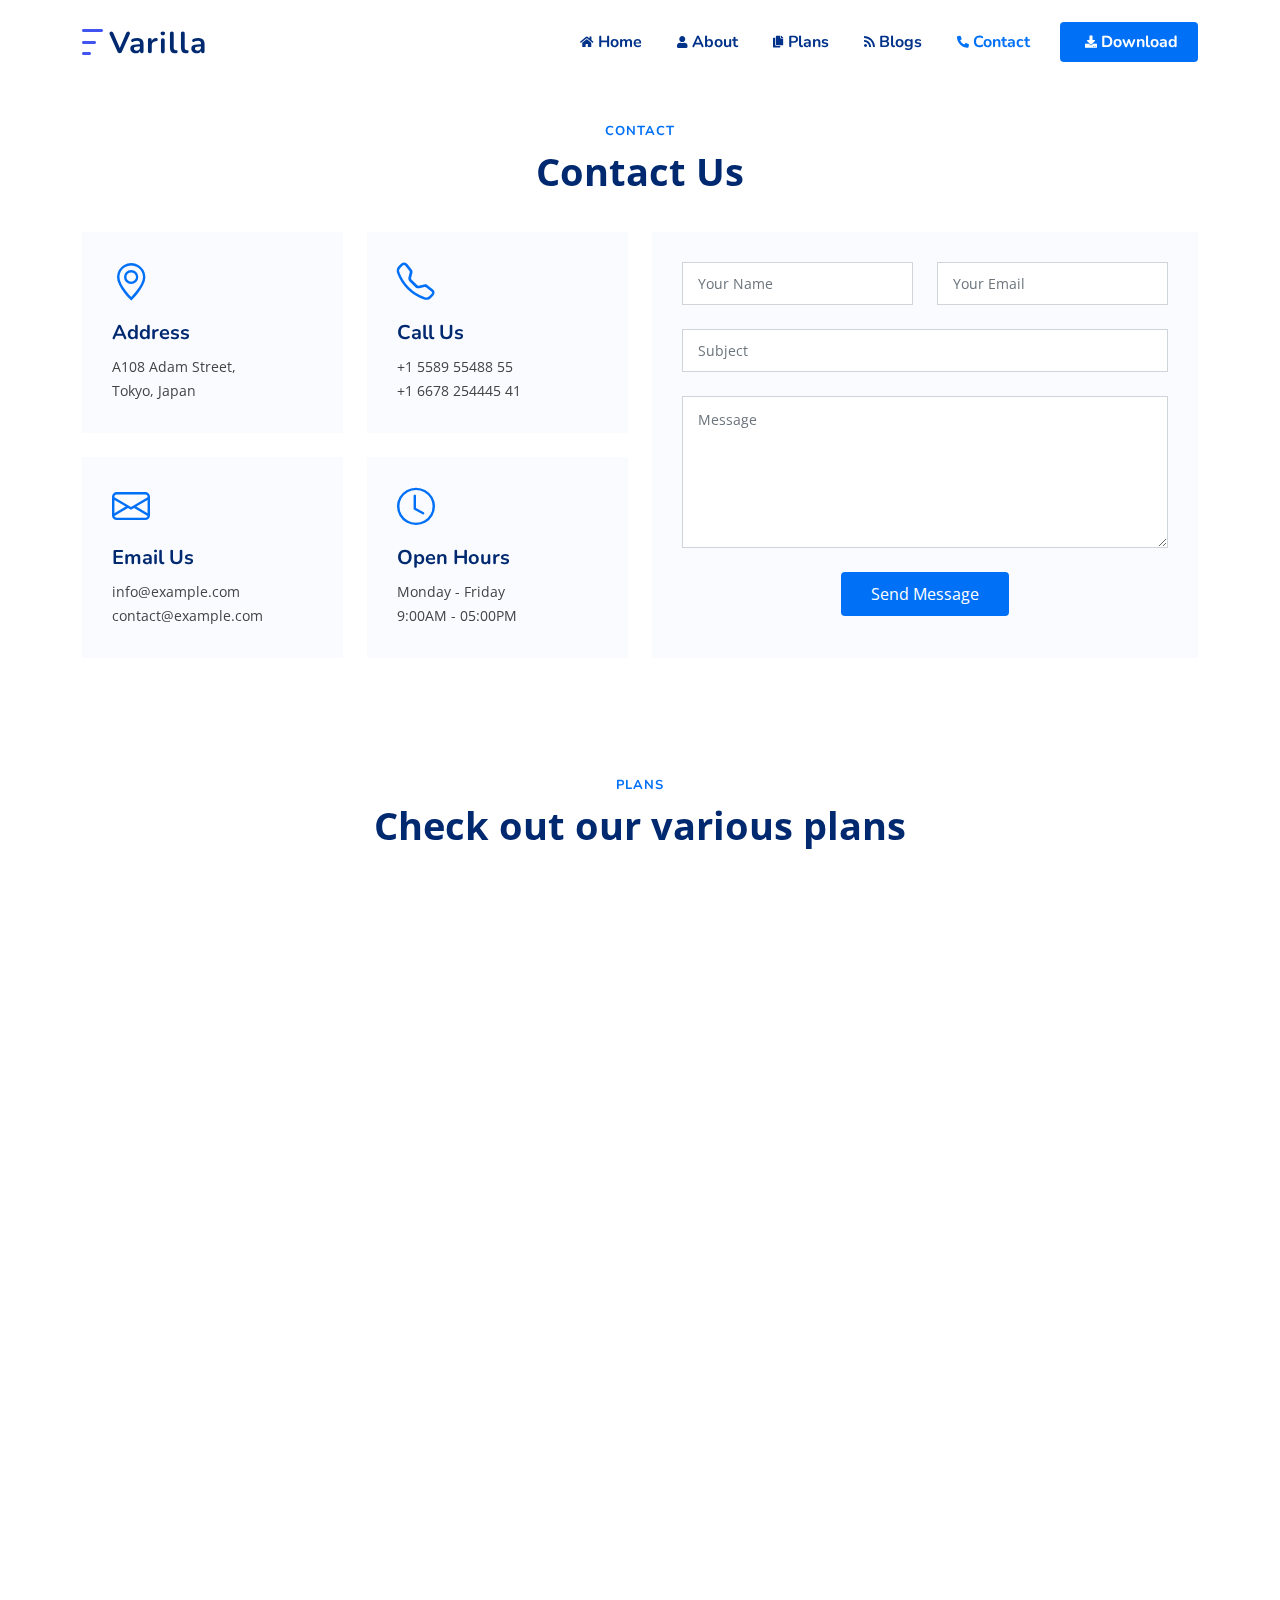
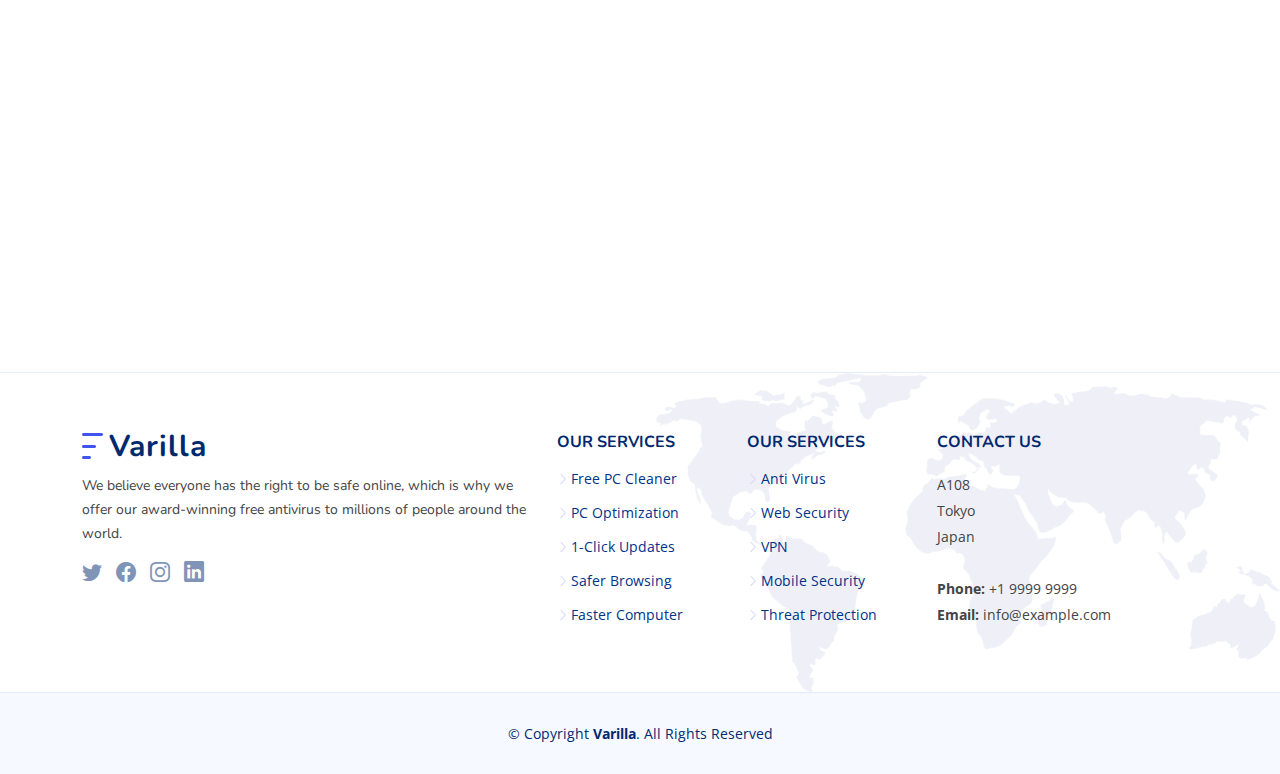
<file: contact.html>
<!DOCTYPE html>
<html lang="en">

<head>
  <meta charset="utf-8">
  <meta content="width=device-width, initial-scale=1.0" name="viewport">

  <title>Varilla - Contact</title>
  <meta content="" name="description">

  <meta content="" name="keywords">

  <!-- Favicons -->
  <link href="assets/img/logo.png" rel="icon">
  <link href="icon/apple-touch-icon.png" rel="apple-touch-icon">

  <!-- Google Fonts -->
  <link href="https://fonts.googleapis.com/css?family=Open+Sans:300,300i,400,400i,600,600i,700,700i|Nunito:300,300i,400,400i,600,600i,700,700i|Poppins:300,300i,400,400i,500,500i,600,600i,700,700i" rel="stylesheet">

  <!-- Vendor CSS Files -->
  <link href="assets/vendor/bootstrap/css/bootstrap.min.css" rel="stylesheet">
  <link href="assets/vendor/bootstrap-icons/bootstrap-icons.css" rel="stylesheet">
  <link href="assets/vendor/aos/aos.css" rel="stylesheet">
  <link href="assets/vendor/remixicon/remixicon.css" rel="stylesheet">
  <link href="assets/vendor/swiper/swiper-bundle.min.css" rel="stylesheet">
  <link href="assets/vendor/glightbox/css/glightbox.min.css" rel="stylesheet">

  <!-- Template Main CSS File -->
  <link href="assets/css/style.css" rel="stylesheet">

  <link href="https://cdnjs.cloudflare.com/ajax/libs/font-awesome/5.13.0/css/all.min.css" rel="stylesheet">

  <!-- =======================================================
  * Template Name: Varilla - v1.7.0
  * Template URL: https://bootstrapmade.com/Varilla-bootstrap-startup-template/
  * Author: BootstrapMade.com
  * License: https://bootstrapmade.com/license/
  ======================================================== -->
</head>

<body>

  <!-- ======= Header ======= -->
  <header id="header" class="header fixed-top">
    <div class="container-fluid container-xl d-flex align-items-center justify-content-between">

      <a href="index.html" class="logo d-flex align-items-center">
        <img src="assets/img/logo.png" alt="">
        <span>Varilla</span>
      </a>

      <nav id="navbar" class="navbar">
        <ul>
            <li><a class="nav-link scrollto" href="index.html"><i class="fas fa-home"></i>&nbsp;Home</a></li>
            <li><a class="nav-link scrollto" href="aboutus.html"><i class="fas fa-user"></i>&nbsp;About</a></li>
            <li><a class="nav-link scrollto" href="#pricing"><i class="fas fa-copy"></i>&nbsp;Plans</a></li>
            <li><a href="index.html#recent-blog-posts"><i class="fas fa-rss"></i>&nbsp;Blogs</a></li>
            <li><a class="nav-link scrollto active" href="contact.html"><i class="fas fa-phone-alt"></i>&nbsp;Contact</a></li>
          <li><a class="getstarted scrollto" href="#"><i class="fas fa-download"></i>&nbsp;Download</a></li>
        </ul>
        <i class="bi bi-list mobile-nav-toggle"></i>
      </nav><!-- .navbar -->

    </div>
  </header><!-- .navbar -->

    </div>
  </header><!-- End Header -->

  <main id="main">
    

    <!-- ======= Contact Section ======= -->
    <section id="contact" class="contact">

        <div class="container" data-aos="fade-up" style="margin-top: 4rem;">
  
          <header class="section-header">
            <h2>Contact</h2>
            <p>Contact Us</p>
          </header>
  
          <div class="row gy-4">
  
            <div class="col-lg-6">
  
              <div class="row gy-4">
                <div class="col-md-6">
                  <div class="info-box">
                    <i class="bi bi-geo-alt"></i>
                    <h3>Address</h3>
                    <p>A108 Adam Street,<br>Tokyo, Japan</p>
                  </div>
                </div>
                <div class="col-md-6">
                  <div class="info-box">
                    <i class="bi bi-telephone"></i>
                    <h3>Call Us</h3>
                    <p>+1 5589 55488 55<br>+1 6678 254445 41</p>
                  </div>
                </div>
                <div class="col-md-6">
                  <div class="info-box">
                    <i class="bi bi-envelope"></i>
                    <h3>Email Us</h3>
                    <p>info@example.com<br>contact@example.com</p>
                  </div>
                </div>
                <div class="col-md-6">
                  <div class="info-box">
                    <i class="bi bi-clock"></i>
                    <h3>Open Hours</h3>
                    <p>Monday - Friday<br>9:00AM - 05:00PM</p>
                  </div>
                </div>
              </div>
  
            </div>
  
            <div class="col-lg-6">
              <form action="forms/contact.php" method="post" class="php-email-form">
                <div class="row gy-4">
  
                  <div class="col-md-6">
                    <input type="text" name="name" class="form-control" placeholder="Your Name" required>
                  </div>
  
                  <div class="col-md-6 ">
                    <input type="email" class="form-control" name="email" placeholder="Your Email" required>
                  </div>
  
                  <div class="col-md-12">
                    <input type="text" class="form-control" name="subject" placeholder="Subject" required>
                  </div>
  
                  <div class="col-md-12">
                    <textarea class="form-control" name="message" rows="6" placeholder="Message" required></textarea>
                  </div>
  
                  <div class="col-md-12 text-center">
                    <div class="loading">Loading</div>
                    <div class="error-message"></div>
                    <div class="sent-message">Your message has been sent. Thank you!</div>
  
                    <button type="submit">Send Message</button>
                  </div>
  
                </div>
              </form>
  
            </div>
  
          </div>
  
        </div>
  
      </section><!-- End Contact Section -->

    <!-- ======= Pricing Section ======= -->
    <section id="pricing" class="pricing">

      <div class="container" data-aos="fade-up">

        <header class="section-header">
          <h2>Plans</h2>
          <p>Check out our various plans</p>
        </header>

        <div class="row gy-4" data-aos="fade-left">

          <div class="col-lg-3 col-md-6" data-aos="zoom-in" data-aos-delay="100">
            <div class="box">
              <h3 style="color: #07d5c0;">Varilla (Basic)</h3>
              <div class="price"><sup>$</sup>0<span> / mo</span></div>
              <img src="assets/img/pricing-free.png" class="img-fluid" alt="">
              <ul>
                <li><i class="fas fa-check"></i> Faster Computer</li>
                <li><i class="fas fa-check"></i> Privacy Protection</li>
                <li class="na"><i class="fas fa-times"></i> Driver Updater</li>
                <li class="na"><i class="fas fa-times"></i> PC Health Check</li>
                <li class="na"><i class="fas fa-times"></i> Real-time Monitoring</li>
                <li class="na"><i class="fas fa-times"></i> Scheduled Cleaning</li>
                <li class="na"><i class="fas fa-times"></i> File Recovery</li>
                <li class="na"><i class="fas fa-times"></i> Hardware Inventory</li>
              </ul>
              <a href="#" class="btn-buy"><i class="fas fa-download"></i>&nbsp; Download</a>
            </div>
          </div>

          <div class="col-lg-3 col-md-6" data-aos="zoom-in" data-aos-delay="200">
            <div class="box">
              <h3 style="color: #65c600;">Varilla (Plus)</h3>
              <div class="price"><sup>$</sup>19<span> / mo</span></div>
              <img src="assets/img/pricing-starter.png" class="img-fluid" alt="">
              <ul>
                <li><i class="fas fa-check"></i> Faster Computer</li>
                <li><i class="fas fa-check"></i> Privacy Protection</li>
                <li ><i class="fas fa-check"></i> Driver Updater</li>
                <li ><i class="fas fa-check"></i> PC Health Check</li>
                <li class="na"><i class="fas fa-times"></i> Real-time Monitoring</li>
                <li class="na"><i class="fas fa-times"></i> Scheduled Cleaning</li>
                <li class="na"><i class="fas fa-times"></i> File Recovery</li>
                <li class="na"><i class="fas fa-times"></i> Hardware Inventory</li>
              </ul>
              <a href="#" class="btn-buy"><i class="fas fa-download"></i>&nbsp; Download</a>
            </div>
          </div>

          <div class="col-lg-3 col-md-6" data-aos="zoom-in" data-aos-delay="300">
            <div class="box">
              <h3 style="color: #ff901c;">Varilla (Deluxe)</h3>
              <div class="price"><sup>$</sup>29<span> / mo</span></div>
              <img src="assets/img/pricing-business.png" class="img-fluid" alt="">
              <ul>
                <li><i class="fas fa-check"></i> Faster Computer</li>
                <li><i class="fas fa-check"></i> Privacy Protection</li>
                <li ><i class="fas fa-check"></i> Driver Updater</li>
                <li ><i class="fas fa-check"></i> PC Health Check</li>
                <li ><i class="fas fa-check"></i> Real-time Monitoring</li>
                <li ><i class="fas fa-check"></i> Scheduled Cleaning</li>
                <li class="na"><i class="fas fa-times"></i> File Recovery</li>
                <li class="na"><i class="fas fa-times"></i> Hardware Inventory</li>
              </ul>
              <a href="#" class="btn-buy"><i class="fas fa-download"></i>&nbsp; Download</a>
            </div>
          </div>

          <div class="col-lg-3 col-md-6" data-aos="zoom-in" data-aos-delay="400">
            <div class="box">
              <span class="featured">Featured</span>
              <h3 style="color: #ff0071;">Varilla (Deluxe Pro)</h3>
              <div class="price"><sup>$</sup>49<span> / mo</span></div>
              <img src="assets/img/pricing-ultimate.png" class="img-fluid" alt="">
              <ul>
                <li><i class="fas fa-check"></i> Faster Computer</li>
                <li><i class="fas fa-check"></i> Privacy Protection</li>
                <li ><i class="fas fa-check"></i> Driver Updater</li>
                <li ><i class="fas fa-check"></i> PC Health Check</li>
                <li ><i class="fas fa-check"></i> Real-time Monitoring</li>
                <li><i class="fas fa-check"></i> Scheduled Cleaning</li>
                <li><i class="fas fa-check"></i> File Recovery</li>
                <li><i class="fas fa-check"></i> Hardware Inventory</li>
              </ul>
              <a href="#" class="btn-buy"><i class="fas fa-download"></i>&nbsp; Download</a>
            </div>
          </div>

        </div>

      </div>

    </section><!-- End Pricing Section -->

    
    <!-- ======= F.A.Q Section ======= -->
    <section id="faq" class="faq">

      <div class="container" data-aos="fade-up">

        <header class="section-header">
          <h2>F.A.Q</h2>
          <p>Frequently Asked Questions</p>
        </header>

        <div class="row">
          <div class="col-lg-6">
            <!-- F.A.Q List 1-->
            <div class="accordion accordion-flush" id="faqlist1">
              <div class="accordion-item">
                <h2 class="accordion-header">
                  <button class="accordion-button collapsed" type="button" data-bs-toggle="collapse" data-bs-target="#faq-content-1">
                    How do I clean my Windows PC?
                  </button>
                </h2>
                <div id="faq-content-1" class="accordion-collapse collapse" data-bs-parent="#faqlist1">
                  <div class="accordion-body">
                    <p>
                      There are ways to clean up and speed up your PC manually — but it can be a long and painful process. And without advanced computer knowledge, you may end up breaking something. Not only that, your cleaning won’t last long, as temporary files, cache, and cookies will continue to build up quickly during normal computer use. That’s why we recommend using an expert tool like Varilla PC cleaner. Not only will it safely clean and optimize your entire PC, its Automatic Maintenance feature will make sure your PC not only gets back into shape, but that it stays that way.
                      <a class="getstarted scrollto" href="#">Download&nbsp;<i class="fas fa-download"></i></a>
                    </p>
                  </div>
                </div>
              </div>

              <div class="accordion-item">
                <h2 class="accordion-header">
                  <button class="accordion-button collapsed" type="button" data-bs-toggle="collapse" data-bs-target="#faq-content-2">
                    What are caches and temporary files?
                  </button>
                </h2>
                <div id="faq-content-2" class="accordion-collapse collapse" data-bs-parent="#faqlist1">
                  <div class="accordion-body">
                    Any time you surf the internet, your browser downloads cache files in the form of website elements like images. The next time you visit that site, your browser then loads those elements right from the cache. That means those elements (and the web pages they’re on) can load faster — but it also means your browser is holding onto tons of unnecessary cache files from all the sites you’ve visited. Your browser also creates temporary files — as do all your apps and even Windows itself — that are required to help your browser work. But after you’re done, those files are usually no longer needed. Unfortunately, apps don’t delete their own leftover files once they’re done. That where Varilla PC Cleaner steps in.
                  </div>
                </div>
              </div>

            </div>
          </div>

          <div class="col-lg-6">

            <!-- F.A.Q List 2-->
            <div class="accordion accordion-flush" id="faqlist2">

              <div class="accordion-item">
                <h2 class="accordion-header">
                  <button class="accordion-button collapsed" type="button" data-bs-toggle="collapse" data-bs-target="#faq2-content-1">
                    Will cleaning my PC improve performance?
                  </button>
                </h2>
                <div id="faq2-content-1" class="accordion-collapse collapse" data-bs-parent="#faqlist2">
                  <div class="accordion-body">
                    Absolutely! Cleaning your PC means removing caches and temporary files, getting rid of bloatware and other unnecessary software, repairing your Windows registry, optimizing your disk, and more. That will free up gigabytes of extra space and reduce the strain on your RAM and CPU so your PC functions better. For optimal results, use a dedicated cleaning tool like Varilla PC Cleaner that provides automatic maintenance for lasting improvements
                  </div>
                </div>
              </div>

              <div class="accordion-item">
                <h2 class="accordion-header">
                  <button class="accordion-button collapsed" type="button" data-bs-toggle="collapse" data-bs-target="#faq2-content-2">
                    How to update to latest version?
                  </button>
                </h2>
                <div id="faq2-content-2" class="accordion-collapse collapse" data-bs-parent="#faqlist2">
                  <div class="accordion-body">
                    Updating Varilla is really simple, all you have to do is check for updates and automatically it will download and install it for you.
                  </div>
                </div>
              </div>

            </div>
          </div>

        </div>

      </div>

    </section><!-- End F.A.Q Section -->     
    

  </main><!-- End #main -->

  <!-- ======= Footer ======= -->
  <footer id="footer" class="footer">

    <!-- <div class="footer-newsletter">
      <div class="container">
        <div class="row justify-content-center">
          <div class="col-lg-12 text-center">
            <h4>Our Newsletter</h4>
            <p>Tamen quem nulla quae legam multos aute sint culpa legam noster magna</p>
          </div>
          <div class="col-lg-6">
            <form action="" method="post">
              <input type="email" name="email"><input type="submit" value="Subscribe">
            </form>
          </div>
        </div>
      </div>
    </div> -->

    <div class="footer-top">
      <div class="container">
        <div class="row gy-4">
          <div class="col-lg-5 col-md-12 footer-info">
            <a href="index.html" class="logo d-flex align-items-center">
              <img src="assets/img/logo.png" alt="">
              <span>Varilla</span>
            </a>
            <p>We believe everyone has the right to be safe online, which is why we offer our award-winning free antivirus to millions of people around the world.</p>
            <div class="social-links mt-3">
              <a href="#" class="twitter"><i class="bi bi-twitter"></i></a>
              <a href="#" class="facebook"><i class="bi bi-facebook"></i></a>
              <a href="#" class="instagram"><i class="bi bi-instagram"></i></a>
              <a href="#" class="linkedin"><i class="bi bi-linkedin"></i></a>
            </div>
          </div>

          <div class="col-lg-2 col-6 footer-links">
            <h4>Our Services</h4>
            <ul>
              <li><i class="bi bi-chevron-right"></i> <a href="#">Free PC Cleaner</a></li>
              <li><i class="bi bi-chevron-right"></i> <a href="#">PC Optimization</a></li>
              <li><i class="bi bi-chevron-right"></i> <a href="#">1-Click Updates</a></li>
              <li><i class="bi bi-chevron-right"></i> <a href="#">Safer Browsing</a></li>
              <li><i class="bi bi-chevron-right"></i> <a href="#">Faster Computer</a></li>
            </ul>
          </div>

          <div class="col-lg-2 col-6 footer-links">
            <h4>Our Services</h4>
            <ul>
              <li><i class="bi bi-chevron-right"></i> <a href="#">Anti Virus</a></li>
              <li><i class="bi bi-chevron-right"></i> <a href="#">Web Security</a></li>
              <li><i class="bi bi-chevron-right"></i> <a href="#">VPN</a></li>
              <li><i class="bi bi-chevron-right"></i> <a href="#">Mobile Security</a></li>
              <li><i class="bi bi-chevron-right"></i> <a href="#">Threat Protection</a></li>
            </ul>
          </div>

          <div class="col-lg-3 col-md-12 footer-contact text-center text-md-start">
            <h4>Contact Us</h4>
            <p>
              A108 <br>
              Tokyo<br>
              Japan<br><br>
              <strong>Phone:</strong> +1 9999 9999<br>
              <strong>Email:</strong> info@example.com<br>
            </p>

          </div>

        </div>
      </div>
    </div>

    <div class="container">
      <div class="copyright">
        &copy; Copyright <strong><span>Varilla</span></strong>. All Rights Reserved
      </div>
    </div>
  </footer><!-- End Footer -->

  <a href="#" class="back-to-top d-flex align-items-center justify-content-center"><i class="bi bi-arrow-up-short"></i></a>

  <!-- Vendor JS Files -->
  <script src="assets/vendor/bootstrap/js/bootstrap.bundle.js"></script>
  <script src="assets/vendor/aos/aos.js"></script>
  <script src="assets/vendor/php-email-form/validate.js"></script>
  <script src="assets/vendor/swiper/swiper-bundle.min.js"></script>
  <script src="assets/vendor/purecounter/purecounter.js"></script>
  <script src="assets/vendor/isotope-layout/isotope.pkgd.min.js"></script>
  <script src="assets/vendor/glightbox/js/glightbox.min.js"></script>

  <!-- Template Main JS File -->
  <script src="assets/js/main.js"></script>

</body>

</html>
</file>
<file: assets/css/style.css>
/*--------------------------------------------------------------
# General
--------------------------------------------------------------*/
:root {
  scroll-behavior: smooth;
}

body {
  font-family: "Open Sans", sans-serif;
  color: #444444;
}

a {
  color: #0070F6;
  text-decoration: none;
}

a:hover {
  color: #717ff5;
  text-decoration: none;
}

h1, h2, h3, h4, h5, h6 {
  font-family: "Nunito", sans-serif;
}

/*--------------------------------------------------------------
# Sections
--------------------------------------------------------------*/
section {
  padding: 60px 0;
  overflow: hidden;
}

.section-header {
  text-align: center;
  padding-bottom: 40px;
}
.section-header h2 {
  font-size: 13px;
  letter-spacing: 1px;
  font-weight: 700;
  margin: 0;
  color: #0070F6;
  text-transform: uppercase;
}
.section-header p {
  margin: 10px 0 0 0;
  padding: 0;
  font-size: 38px;
  line-height: 42px;
  font-weight: 700;
  color: #012970;
}
@media (max-width: 768px) {
  .section-header p {
    font-size: 28px;
    line-height: 32px;
  }
}

/*--------------------------------------------------------------
# Breadcrumbs
--------------------------------------------------------------*/
.breadcrumbs {
  padding: 15px 0;
  background: #012970;
  min-height: 40px;
  margin-top: 82px;
  color: #fff;
}
@media (max-width: 992px) {
  .breadcrumbs {
    margin-top: 57px;
  }
}
.breadcrumbs h2 {
  font-size: 28px;
  font-weight: 500;
}
.breadcrumbs ol {
  display: flex;
  flex-wrap: wrap;
  list-style: none;
  padding: 0 0 10px 0;
  margin: 0;
  font-size: 14px;
}
.breadcrumbs ol a {
  color: #fff;
  transition: 0.3s;
}
.breadcrumbs ol a:hover {
  text-decoration: underline;
}
.breadcrumbs ol li + li {
  padding-left: 10px;
}
.breadcrumbs ol li + li::before {
  display: inline-block;
  padding-right: 10px;
  color: #8894f6;
  content: "/";
}

/*--------------------------------------------------------------
# Back to top button
--------------------------------------------------------------*/
.back-to-top {
  position: fixed;
  visibility: hidden;
  opacity: 0;
  right: 15px;
  bottom: 15px;
  z-index: 99999;
  background: #0070F6;
  width: 40px;
  height: 40px;
  border-radius: 4px;
  transition: all 0.4s;
}
.back-to-top i {
  font-size: 24px;
  color: #fff;
  line-height: 0;
}
.back-to-top:hover {
  background: #6776f4;
  color: #fff;
}
.back-to-top.active {
  visibility: visible;
  opacity: 1;
}

/*--------------------------------------------------------------
# Disable aos animation delay on mobile devices
--------------------------------------------------------------*/
@media screen and (max-width: 768px) {
  [data-aos-delay] {
    transition-delay: 0 !important;
  }
}
/*--------------------------------------------------------------
# Header
--------------------------------------------------------------*/
.header {
  transition: all 0.5s;
  z-index: 997;
  padding: 20px 0;
}
.header.header-scrolled {
  background: #fff;
  padding: 15px 0;
  box-shadow: 0px 2px 20px rgba(1, 41, 112, 0.1);
}
.header .logo {
  line-height: 0;
}
.header .logo img {
  max-height: 40px;
  margin-right: 6px;
}
.header .logo span {
  font-size: 30px;
  font-weight: 700;
  letter-spacing: 1px;
  color: #012970;
  font-family: "Nunito", sans-serif;
  margin-top: 3px;
}

/*--------------------------------------------------------------
# Navigation Menu
--------------------------------------------------------------*/
/**
* Desktop Navigation 
*/
.navbar {
  padding: 0;
}
.navbar ul {
  margin: 0;
  padding: 0;
  display: flex;
  list-style: none;
  align-items: center;
}
.navbar li {
  position: relative;
}
.navbar a, .navbar a:focus {
  display: flex;
  align-items: center;
  justify-content: space-between;
  padding: 10px 0 10px 30px;
  font-family: "Nunito", sans-serif;
  font-size: 16px;
  font-weight: 700;
  color: #013289;
  white-space: nowrap;
  transition: 0.3s;
}
.navbar a i, .navbar a:focus i {
  font-size: 12px;
  line-height: 0;
  margin-left: 5px;
}
.navbar a:hover, .navbar .active, .navbar .active:focus, .navbar li:hover > a {
  color: #0070F6;
}
.navbar .getstarted, .navbar .getstarted:focus {
  background: #0070F6;
  padding: 8px 20px;
  margin-left: 30px;
  border-radius: 4px;
  color: #fff;
}
.navbar .getstarted:hover, .navbar .getstarted:focus:hover {
  color: #fff;
  background: #5969f3;
}
.navbar .dropdown ul {
  display: block;
  position: absolute;
  left: 14px;
  top: calc(100% + 30px);
  margin: 0;
  padding: 10px 0;
  z-index: 99;
  opacity: 0;
  visibility: hidden;
  background: #fff;
  box-shadow: 0px 0px 30px rgba(127, 137, 161, 0.25);
  transition: 0.3s;
  border-radius: 4px;
}
.navbar .dropdown ul li {
  min-width: 200px;
}
.navbar .dropdown ul a {
  padding: 10px 20px;
  font-size: 15px;
  text-transform: none;
  font-weight: 600;
}
.navbar .dropdown ul a i {
  font-size: 12px;
}
.navbar .dropdown ul a:hover, .navbar .dropdown ul .active:hover, .navbar .dropdown ul li:hover > a {
  color: #0070F6;
}
.navbar .dropdown:hover > ul {
  opacity: 1;
  top: 100%;
  visibility: visible;
}
.navbar .dropdown .dropdown ul {
  top: 0;
  left: calc(100% - 30px);
  visibility: hidden;
}
.navbar .dropdown .dropdown:hover > ul {
  opacity: 1;
  top: 0;
  left: 100%;
  visibility: visible;
}
@media (max-width: 1366px) {
  .navbar .dropdown .dropdown ul {
    left: -90%;
  }
  .navbar .dropdown .dropdown:hover > ul {
    left: -100%;
  }
}

/**
* Mobile Navigation 
*/
.mobile-nav-toggle {
  color: #012970;
  font-size: 28px;
  cursor: pointer;
  display: none;
  line-height: 0;
  transition: 0.5s;
}
.mobile-nav-toggle.bi-x {
  color: #fff;
}

@media (max-width: 991px) {
  .mobile-nav-toggle {
    display: block;
  }

  .navbar ul {
    display: none;
  }
}
.navbar-mobile {
  position: fixed;
  overflow: hidden;
  top: 0;
  right: 0;
  left: 0;
  bottom: 0;
  background: rgba(1, 22, 61, 0.9);
  transition: 0.3s;
}
.navbar-mobile .mobile-nav-toggle {
  position: absolute;
  top: 15px;
  right: 15px;
}
.navbar-mobile ul {
  display: block;
  position: absolute;
  top: 55px;
  right: 15px;
  bottom: 15px;
  left: 15px;
  padding: 10px 0;
  border-radius: 10px;
  background-color: #fff;
  overflow-y: auto;
  transition: 0.3s;
}
.navbar-mobile a, .navbar-mobile a:focus {
  padding: 10px 20px;
  font-size: 15px;
  color: #012970;
}
.navbar-mobile a:hover, .navbar-mobile .active, .navbar-mobile li:hover > a {
  color: #0070F6;
}
.navbar-mobile .getstarted, .navbar-mobile .getstarted:focus {
  margin: 15px;
}
.navbar-mobile .dropdown ul {
  position: static;
  display: none;
  margin: 10px 20px;
  padding: 10px 0;
  z-index: 99;
  opacity: 1;
  visibility: visible;
  background: #fff;
  box-shadow: 0px 0px 30px rgba(127, 137, 161, 0.25);
}
.navbar-mobile .dropdown ul li {
  min-width: 200px;
}
.navbar-mobile .dropdown ul a {
  padding: 10px 20px;
}
.navbar-mobile .dropdown ul a i {
  font-size: 12px;
}
.navbar-mobile .dropdown ul a:hover, .navbar-mobile .dropdown ul .active:hover, .navbar-mobile .dropdown ul li:hover > a {
  color: #0070F6;
}
.navbar-mobile .dropdown > .dropdown-active {
  display: block;
}

/*--------------------------------------------------------------
# Hero Section
--------------------------------------------------------------*/
.hero {
  width: 100%;
  height: 100vh;
  background: url(../img/hero-bg.png) top center no-repeat;
  background-size: cover;
}
.hero h1 {
  margin: 0;
  font-size: 48px;
  font-weight: 700;
  color: #012970;
}
.hero h2 {
  color: #444444;
  margin: 15px 0 0 0;
  font-size: 26px;
}
.hero .btn-get-started {
  margin-top: 30px;
  line-height: 0;
  padding: 15px 40px;
  border-radius: 4px;
  transition: 0.5s;
  color: #fff;
  background: #0070F6;
  box-shadow: 0px 5px 30px rgba(65, 84, 241, 0.4);
}
.hero .btn-get-started span {
  font-family: "Nunito", sans-serif;
  font-weight: 600;
  font-size: 16px;
  letter-spacing: 1px;
}
.hero .btn-get-started i {
  margin-left: 5px;
  font-size: 18px;
  transition: 0.3s;
}
.hero .btn-get-started:hover i {
  transform: translateX(5px);
}
.hero .hero-img {
  text-align: right;
}
@media (min-width: 1024px) {
  .hero {
    background-attachment: fixed;
  }
}
@media (max-width: 991px) {
  .hero {
    height: auto;
    padding: 120px 0 60px 0;
  }
  .hero .hero-img {
    text-align: center;
    margin-top: 80px;
  }
  .hero .hero-img img {
    width: 80%;
  }
}
@media (max-width: 768px) {
  .hero {
    text-align: center;
  }
  .hero h1 {
    font-size: 32px;
  }
  .hero h2 {
    font-size: 24px;
  }
  .hero .hero-img img {
    width: 100%;
  }
}

/*--------------------------------------------------------------
# Index Page
--------------------------------------------------------------*/
/*--------------------------------------------------------------
# About
--------------------------------------------------------------*/
.about .content {
  background-color: #f6f9ff;
  padding: 40px;
}
.about h3 {
  font-size: 14px;
  font-weight: 700;
  color: #0070F6;
  text-transform: uppercase;
}
.about h2 {
  font-size: 24px;
  font-weight: 700;
  color: #012970;
}
.about p {
  margin: 15px 0 30px 0;
  line-height: 24px;
}
.about .btn-read-more {
  line-height: 0;
  padding: 15px 40px;
  border-radius: 4px;
  transition: 0.5s;
  color: #fff;
  background: #0070F6;
  box-shadow: 0px 5px 25px rgba(65, 84, 241, 0.3);
}
.about .btn-read-more span {
  font-family: "Nunito", sans-serif;
  font-weight: 600;
  font-size: 16px;
  letter-spacing: 1px;
}
.about .btn-read-more i {
  margin-left: 5px;
  font-size: 18px;
  transition: 0.3s;
}
.about .btn-read-more:hover i {
  transform: translateX(5px);
}

/*--------------------------------------------------------------
# Values
--------------------------------------------------------------*/
.values .box {
  padding: 30px;
  box-shadow: 0px 0 5px rgba(1, 41, 112, 0.08);
  text-align: center;
  transition: 0.3s;
  height: 100%;
}
.values .box img {
  padding: 30px 50px;
  transition: 0.5s;
  transform: scale(1.1);
}
.values .box h3 {
  font-size: 24px;
  color: #012970;
  font-weight: 700;
  margin-bottom: 18px;
}
.values .box:hover {
  box-shadow: 0px 0 30px rgba(1, 41, 112, 0.08);
}
.values .box:hover img {
  transform: scale(1);
}

/*--------------------------------------------------------------
# Counts
--------------------------------------------------------------*/
.counts {
  padding: 70px 0 60px;
}
.counts .count-box {
  display: flex;
  align-items: center;
  padding: 30px;
  width: 100%;
  background: #fff;
  box-shadow: 0px 0 30px rgba(1, 41, 112, 0.08);
}
.counts .count-box i {
  font-size: 42px;
  line-height: 0;
  margin-right: 20px;
  color: #0070F6;
}
.counts .count-box span {
  font-size: 36px;
  display: block;
  font-weight: 600;
  color: #0b198f;
}
.counts .count-box p {
  padding: 0;
  margin: 0;
  font-family: "Nunito", sans-serif;
  font-size: 14px;
}

/*--------------------------------------------------------------
# Features
--------------------------------------------------------------*/
.features .feature-box {
  padding: 24px 20px;
  box-shadow: 0px 0 30px rgba(1, 41, 112, 0.08);
  transition: 0.3s;
  height: 100%;
}
.features .feature-box h3 {
  font-size: 18px;
  color: #012970;
  font-weight: 700;
  margin: 0;
}
.features .feature-box i {
  line-height: 0;
  background: #ecf3ff;
  padding: 4px;
  margin-right: 10px;
  font-size: 24px;
  border-radius: 3px;
  transition: 0.3s;
}
.features .feature-box:hover i {
  background: #0070F6;
  color: #fff;
}
.features .feture-tabs {
  margin-top: 120px;
}
.features .feture-tabs h3 {
  color: #012970;
  font-weight: 700;
  font-size: 32px;
  margin-bottom: 10px;
}
@media (max-width: 768px) {
  .features .feture-tabs h3 {
    font-size: 28px;
  }
}
.features .feture-tabs .nav-pills {
  border-bottom: 1px solid #eee;
}
.features .feture-tabs .nav-link {
  background: none;
  text-transform: uppercase;
  font-size: 15px;
  font-weight: 600;
  color: #012970;
  padding: 12px 0;
  margin-right: 25px;
  margin-bottom: -2px;
  border-radius: 0;
}
.features .feture-tabs .nav-link.active {
  color: #0070F6;
  border-bottom: 3px solid #0070F6;
}
.features .feture-tabs .tab-content h4 {
  font-size: 18px;
  margin: 0;
  font-weight: 700;
  color: #012970;
}
.features .feture-tabs .tab-content i {
  font-size: 24px;
  line-height: 0;
  margin-right: 8px;
  color: #0070F6;
}
.features .feature-icons {
  margin-top: 120px;
}
.features .feature-icons h3 {
  color: #012970;
  font-weight: 700;
  font-size: 32px;
  margin-bottom: 20px;
  text-align: center;
}
@media (max-width: 768px) {
  .features .feature-icons h3 {
    font-size: 28px;
  }
}
.features .feature-icons .content .icon-box {
  display: flex;
}
.features .feature-icons .content .icon-box h4 {
  font-size: 20px;
  font-weight: 700;
  margin: 0 0 10px 0;
  color: #012970;
}
.features .feature-icons .content .icon-box i {
  font-size: 44px;
  line-height: 44px;
  color: #0245bc;
  margin-right: 15px;
}
.features .feature-icons .content .icon-box p {
  font-size: 15px;
  color: #848484;
}

/*--------------------------------------------------------------
# Services
--------------------------------------------------------------*/
.services .service-box {
  box-shadow: 0px 0 30px rgba(1, 41, 112, 0.08);
  height: 100%;
  padding: 60px 30px;
  text-align: center;
  transition: 0.3s;
  border-radius: 5px;
}
.services .service-box .icon {
  font-size: 36px;
  padding: 40px 20px;
  border-radius: 4px;
  position: relative;
  margin-bottom: 25px;
  display: inline-block;
  line-height: 0;
  transition: 0.3s;
}
.services .service-box h3 {
  color: #444444;
  font-weight: 700;
}
.services .service-box .read-more {
  display: inline-flex;
  align-items: center;
  justify-content: center;
  font-weight: 600;
  font-size: 16px;
  padding: 8px 20px;
}
.services .service-box .read-more i {
  line-height: 0;
  margin-left: 5px;
  font-size: 18px;
}
.services .service-box.blue {
  border-bottom: 3px solid #2db6fa;
}
.services .service-box.blue .icon {
  color: #2db6fa;
  background: #dbf3fe;
}
.services .service-box.blue .read-more {
  color: #2db6fa;
}
.services .service-box.blue:hover {
  background: #2db6fa;
}
.services .service-box.orange {
  border-bottom: 3px solid #f68c09;
}
.services .service-box.orange .icon {
  color: #f68c09;
  background: #fde3c4;
}
.services .service-box.orange .read-more {
  color: #f68c09;
}
.services .service-box.orange:hover {
  background: #f68c09;
}
.services .service-box.green {
  border-bottom: 3px solid #08da4e;
}
.services .service-box.green .icon {
  color: #08da4e;
  background: #cffddf;
}
.services .service-box.green .read-more {
  color: #08da4e;
}
.services .service-box.green:hover {
  background: #08da4e;
}
.services .service-box.red {
  border-bottom: 3px solid #e9222c;
}
.services .service-box.red .icon {
  color: #e9222c;
  background: #fef7f8;
}
.services .service-box.red .read-more {
  color: #e9222c;
}
.services .service-box.red:hover {
  background: #e9222c;
}
.services .service-box.purple {
  border-bottom: 3px solid #b50edf;
}
.services .service-box.purple .icon {
  color: #b50edf;
  background: #f8e4fd;
}
.services .service-box.purple .read-more {
  color: #b50edf;
}
.services .service-box.purple:hover {
  background: #b50edf;
}
.services .service-box.pink {
  border-bottom: 3px solid #f51f9c;
}
.services .service-box.pink .icon {
  color: #f51f9c;
  background: #feecf7;
}
.services .service-box.pink .read-more {
  color: #f51f9c;
}
.services .service-box.pink:hover {
  background: #f51f9c;
}
.services .service-box:hover h3, .services .service-box:hover p, .services .service-box:hover .read-more {
  color: #fff;
}
.services .service-box:hover .icon {
  background: #fff;
}

/*--------------------------------------------------------------
# Pricing
--------------------------------------------------------------*/
.pricing .box {
  padding: 40px 20px;
  background: #fff;
  text-align: center;
  box-shadow: 0px 0 30px rgba(1, 41, 112, 0.08);
  border-radius: 4px;
  position: relative;
  overflow: hidden;
  transition: 0.3s;
}
.pricing .box:hover {
  transform: scale(1.1);
  box-shadow: 0px 0 30px rgba(1, 41, 112, 0.1);
}
.pricing h3 {
  font-weight: 700;
  font-size: 18px;
  margin-bottom: 15px;
}
.pricing .price {
  font-size: 36px;
  color: #444444;
  font-weight: 600;
  font-family: "Poppins", sans-serif;
}
.pricing .price sup {
  font-size: 20px;
  top: -15px;
  left: -3px;
}
.pricing .price span {
  color: #bababa;
  font-size: 16px;
  font-weight: 300;
}
.pricing img {
  padding: 30px 40px;
}
.pricing ul {
  padding: 0;
  list-style: none;
  color: #444444;
  text-align: center;
  line-height: 26px;
  font-size: 16px;
  margin-bottom: 25px;
}
.pricing ul li {
  padding-bottom: 10px;
}
.pricing ul .na {
  color: #ccc;
  text-decoration: line-through;
}
.pricing .btn-buy {
  display: inline-block;
  padding: 8px 40px 10px 40px;
  border-radius: 50px;
  color: #0070F6;
  transition: none;
  font-size: 16px;
  font-weight: 400;
  font-family: "Nunito", sans-serif;
  font-weight: 600;
  transition: 0.3s;
  border: 1px solid #0070F6;
}
.pricing .btn-buy:hover {
  background: #0070F6;
  color: #fff;
}
.pricing .featured {
  width: 200px;
  position: absolute;
  top: 18px;
  right: -68px;
  transform: rotate(45deg);
  z-index: 1;
  font-size: 14px;
  padding: 1px 0 3px 0;
  background: #0070F6;
  color: #fff;
}

/*--------------------------------------------------------------
# F.A.Q
--------------------------------------------------------------*/
.faq .accordion-collapse {
  border: 0;
}
.faq .accordion-button {
  padding: 15px 15px 20px 0;
  font-weight: 600;
  border: 0;
  font-size: 18px;
  color: #444444;
  text-align: left;
}
.faq .accordion-button:focus {
  box-shadow: none;
}
.faq .accordion-button:not(.collapsed) {
  background: none;
  color: #0070F6;
  border-bottom: 0;
}
.faq .accordion-body {
  padding: 0 0 25px 0;
  border: 0;
}

/*--------------------------------------------------------------
# Portfolio
--------------------------------------------------------------*/
.portfolio #portfolio-flters {
  padding: 0;
  margin: 0 auto 25px auto;
  list-style: none;
  text-align: center;
  background: white;
  border-radius: 50px;
  padding: 2px 15px;
}
.portfolio #portfolio-flters li {
  cursor: pointer;
  display: inline-block;
  padding: 8px 20px 10px 20px;
  font-size: 15px;
  font-weight: 600;
  line-height: 1;
  color: #444444;
  margin: 0 4px 8px 4px;
  transition: 0.3s;
  border-radius: 50px;
  border: 1px solid #fff;
}
.portfolio #portfolio-flters li:hover, .portfolio #portfolio-flters li.filter-active {
  color: #0070F6;
  border-color: #0070F6;
}
.portfolio #portfolio-flters li:last-child {
  margin-right: 0;
}
.portfolio .portfolio-wrap {
  transition: 0.3s;
  position: relative;
  overflow: hidden;
  z-index: 1;
  background: rgba(255, 255, 255, 0.75);
}
.portfolio .portfolio-wrap::before {
  content: "";
  background: rgba(255, 255, 255, 0.75);
  position: absolute;
  left: 30px;
  right: 30px;
  top: 30px;
  bottom: 30px;
  transition: all ease-in-out 0.3s;
  z-index: 2;
  opacity: 0;
}
.portfolio .portfolio-wrap img {
  transition: 1s;
}
.portfolio .portfolio-wrap .portfolio-info {
  opacity: 0;
  position: absolute;
  top: 0;
  left: 0;
  right: 0;
  bottom: 0;
  text-align: center;
  z-index: 3;
  transition: all ease-in-out 0.3s;
  display: flex;
  flex-direction: column;
  justify-content: center;
  align-items: center;
}
.portfolio .portfolio-wrap .portfolio-info::before {
  display: block;
  content: "";
  width: 48px;
  height: 48px;
  position: absolute;
  top: 35px;
  left: 35px;
  border-top: 3px solid rgba(1, 41, 112, 0.2);
  border-left: 3px solid rgba(1, 41, 112, 0.2);
  transition: all 0.5s ease 0s;
  z-index: 9994;
}
.portfolio .portfolio-wrap .portfolio-info::after {
  display: block;
  content: "";
  width: 48px;
  height: 48px;
  position: absolute;
  bottom: 35px;
  right: 35px;
  border-bottom: 3px solid rgba(1, 41, 112, 0.2);
  border-right: 3px solid rgba(1, 41, 112, 0.2);
  transition: all 0.5s ease 0s;
  z-index: 9994;
}
.portfolio .portfolio-wrap .portfolio-info h4 {
  font-size: 20px;
  color: #012970;
  font-weight: 700;
}
.portfolio .portfolio-wrap .portfolio-info p {
  color: #012970;
  font-weight: 600;
  font-size: 14px;
  text-transform: uppercase;
  padding: 0;
  margin: 0;
}
.portfolio .portfolio-wrap .portfolio-links {
  text-align: center;
  z-index: 4;
}
.portfolio .portfolio-wrap .portfolio-links a {
  color: #fff;
  background: #0070F6;
  margin: 10px 2px;
  width: 36px;
  height: 36px;
  display: inline-flex;
  align-items: center;
  justify-content: center;
  border-radius: 50%;
  transition: 0.3s;
}
.portfolio .portfolio-wrap .portfolio-links a i {
  font-size: 24px;
  line-height: 0;
}
.portfolio .portfolio-wrap .portfolio-links a:hover {
  background: #5969f3;
}
.portfolio .portfolio-wrap:hover img {
  transform: scale(1.1);
}
.portfolio .portfolio-wrap:hover::before {
  top: 0;
  left: 0;
  right: 0;
  bottom: 0;
  opacity: 1;
}
.portfolio .portfolio-wrap:hover .portfolio-info {
  opacity: 1;
}
.portfolio .portfolio-wrap:hover .portfolio-info::before {
  top: 15px;
  left: 15px;
}
.portfolio .portfolio-wrap:hover .portfolio-info::after {
  bottom: 15px;
  right: 15px;
}

/*--------------------------------------------------------------
# Portfolio Details
--------------------------------------------------------------*/
.portfolio-details {
  padding-top: 40px;
}
.portfolio-details .portfolio-details-slider img {
  width: 100%;
}
.portfolio-details .portfolio-details-slider .swiper-pagination {
  margin-top: 20px;
  position: relative;
}
.portfolio-details .portfolio-details-slider .swiper-pagination .swiper-pagination-bullet {
  width: 12px;
  height: 12px;
  background-color: #fff;
  opacity: 1;
  border: 1px solid #0070F6;
}
.portfolio-details .portfolio-details-slider .swiper-pagination .swiper-pagination-bullet-active {
  background-color: #0070F6;
}
.portfolio-details .portfolio-info {
  padding: 30px;
  box-shadow: 0px 0 30px rgba(1, 41, 112, 0.08);
}
.portfolio-details .portfolio-info h3 {
  font-size: 22px;
  font-weight: 700;
  margin-bottom: 20px;
  padding-bottom: 20px;
  border-bottom: 1px solid #eee;
}
.portfolio-details .portfolio-info ul {
  list-style: none;
  padding: 0;
  font-size: 15px;
}
.portfolio-details .portfolio-info ul li + li {
  margin-top: 10px;
}
.portfolio-details .portfolio-description {
  padding-top: 30px;
}
.portfolio-details .portfolio-description h2 {
  font-size: 26px;
  font-weight: 700;
  margin-bottom: 20px;
}
.portfolio-details .portfolio-description p {
  padding: 0;
}

/*--------------------------------------------------------------
# Testimonials
--------------------------------------------------------------*/
.testimonials .testimonial-item {
  box-sizing: content-box;
  padding: 30px;
  margin: 40px 30px;
  box-shadow: 0px 0 20px rgba(1, 41, 112, 0.1);
  background: #fff;
  min-height: 320px;
  display: flex;
  flex-direction: column;
  text-align: center;
  transition: 0.3s;
}
.testimonials .testimonial-item .stars {
  margin-bottom: 15px;
}
.testimonials .testimonial-item .stars i {
  color: #ffc107;
  margin: 0 1px;
}
.testimonials .testimonial-item .testimonial-img {
  width: 90px;
  border-radius: 50%;
  border: 4px solid #fff;
  margin: 0 auto;
}
.testimonials .testimonial-item h3 {
  font-size: 18px;
  font-weight: bold;
  margin: 10px 0 5px 0;
  color: #111;
}
.testimonials .testimonial-item h4 {
  font-size: 14px;
  color: #999;
  margin: 0;
}
.testimonials .testimonial-item p {
  font-style: italic;
  margin: 0 auto 15px auto;
}
.testimonials .swiper-pagination {
  margin-top: 20px;
  position: relative;
}
.testimonials .swiper-pagination .swiper-pagination-bullet {
  width: 12px;
  height: 12px;
  background-color: #fff;
  opacity: 1;
  border: 1px solid #0070F6;
}
.testimonials .swiper-pagination .swiper-pagination-bullet-active {
  background-color: #0070F6;
}
.testimonials .swiper-slide {
  opacity: 0.3;
}
@media (max-width: 1199px) {
  .testimonials .swiper-slide-active {
    opacity: 1;
  }
  .testimonials .swiper-pagination {
    margin-top: 0;
  }
}
@media (min-width: 1200px) {
  .testimonials .swiper-slide-next {
    opacity: 1;
    transform: scale(1.12);
  }
}

/*--------------------------------------------------------------
# Team
--------------------------------------------------------------*/
.team {
  background: #fff;
  padding: 60px 0;
}
.team .member {
  overflow: hidden;
  text-align: center;
  border-radius: 5px;
  background: #fff;
  box-shadow: 0px 0 30px rgba(1, 41, 112, 0.08);
  transition: 0.3s;
}
.team .member .member-img {
  position: relative;
  overflow: hidden;
}
.team .member .member-img:after {
  position: absolute;
  content: "";
  left: 0;
  bottom: 0;
  height: 100%;
  width: 100%;
  background: url(../img/team-shape.svg) no-repeat center bottom;
  background-size: contain;
  z-index: 1;
}
.team .member .social {
  position: absolute;
  right: -100%;
  top: 30px;
  opacity: 0;
  border-radius: 4px;
  transition: 0.5s;
  background: rgba(255, 255, 255, 0.3);
  z-index: 2;
}
.team .member .social a {
  transition: color 0.3s;
  color: rgba(1, 41, 112, 0.5);
  margin: 15px 12px;
  display: block;
  line-height: 0;
  text-align: center;
}
.team .member .social a:hover {
  color: rgba(1, 41, 112, 0.8);
}
.team .member .social i {
  font-size: 18px;
}
.team .member .member-info {
  padding: 10px 15px 20px 15px;
}
.team .member .member-info h4 {
  font-weight: 700;
  margin-bottom: 5px;
  font-size: 20px;
  color: #012970;
}
.team .member .member-info span {
  display: block;
  font-size: 14px;
  font-weight: 400;
  color: #aaaaaa;
}
.team .member .member-info p {
  font-style: italic;
  font-size: 14px;
  padding-top: 15px;
  line-height: 26px;
  color: #5e5e5e;
}
.team .member:hover {
  transform: scale(1.08);
  box-shadow: 0px 0 30px rgba(1, 41, 112, 0.1);
}
.team .member:hover .social {
  right: 8px;
  opacity: 1;
}

/*--------------------------------------------------------------
# Clients
--------------------------------------------------------------*/
.clients .clients-slider .swiper-slide img {
  opacity: 0.5;
  transition: 0.3s;
}
.clients .clients-slider .swiper-slide img:hover {
  opacity: 1;
}
.clients .clients-slider .swiper-pagination {
  margin-top: 20px;
  position: relative;
}
.clients .clients-slider .swiper-pagination .swiper-pagination-bullet {
  width: 12px;
  height: 12px;
  background-color: #fff;
  opacity: 1;
  border: 1px solid #0070F6;
}
.clients .clients-slider .swiper-pagination .swiper-pagination-bullet-active {
  background-color: #0070F6;
}

/*--------------------------------------------------------------
# Recent Blog Posts
--------------------------------------------------------------*/
.recent-blog-posts .post-box {
  box-shadow: 0px 0 30px rgba(1, 41, 112, 0.08);
  transition: 0.3s;
  height: 100%;
  overflow: hidden;
  padding: 30px;
  border-radius: 8px;
  position: relative;
  display: flex;
  flex-direction: column;
}
.recent-blog-posts .post-box .post-img {
  overflow: hidden;
  margin: -30px -30px 15px -30px;
  position: relative;
}
.recent-blog-posts .post-box .post-img img {
  transition: 0.5s;
}
.recent-blog-posts .post-box .post-date {
  font-size: 16px;
  font-weight: 600;
  color: rgba(1, 41, 112, 0.6);
  display: block;
  margin-bottom: 10px;
}
.recent-blog-posts .post-box .post-title {
  font-size: 24px;
  color: #012970;
  font-weight: 700;
  margin-bottom: 18px;
  position: relative;
  transition: 0.3s;
}
.recent-blog-posts .post-box .readmore {
  display: flex;
  align-items: center;
  font-weight: 600;
  line-height: 1;
  transition: 0.3s;
}
.recent-blog-posts .post-box .readmore i {
  line-height: 0;
  margin-left: 4px;
  font-size: 18px;
}
.recent-blog-posts .post-box:hover .post-title {
  color: #0070F6;
}
.recent-blog-posts .post-box:hover .post-img img {
  transform: rotate(6deg) scale(1.2);
}

/*--------------------------------------------------------------
# Contact
--------------------------------------------------------------*/
.contact .info-box {
  color: #444444;
  background: #fafbff;
  padding: 30px;
}
.contact .info-box i {
  font-size: 38px;
  line-height: 0;
  color: #0070F6;
}
.contact .info-box h3 {
  font-size: 20px;
  color: #012970;
  font-weight: 700;
  margin: 20px 0 10px 0;
}
.contact .info-box p {
  padding: 0;
  line-height: 24px;
  font-size: 14px;
  margin-bottom: 0;
}
.contact .php-email-form {
  background: #fafbff;
  padding: 30px;
  height: 100%;
}
.contact .php-email-form .error-message {
  display: none;
  color: #fff;
  background: #ed3c0d;
  text-align: left;
  padding: 15px;
  margin-bottom: 24px;
  font-weight: 600;
}
.contact .php-email-form .sent-message {
  display: none;
  color: #fff;
  background: #18d26e;
  text-align: center;
  padding: 15px;
  margin-bottom: 24px;
  font-weight: 600;
}
.contact .php-email-form .loading {
  display: none;
  background: #fff;
  text-align: center;
  padding: 15px;
  margin-bottom: 24px;
}
.contact .php-email-form .loading:before {
  content: "";
  display: inline-block;
  border-radius: 50%;
  width: 24px;
  height: 24px;
  margin: 0 10px -6px 0;
  border: 3px solid #18d26e;
  border-top-color: #eee;
  -webkit-animation: animate-loading 1s linear infinite;
  animation: animate-loading 1s linear infinite;
}
.contact .php-email-form input, .contact .php-email-form textarea {
  border-radius: 0;
  box-shadow: none;
  font-size: 14px;
  border-radius: 0;
}
.contact .php-email-form input:focus, .contact .php-email-form textarea:focus {
  border-color: #0070F6;
}
.contact .php-email-form input {
  padding: 10px 15px;
}
.contact .php-email-form textarea {
  padding: 12px 15px;
}
.contact .php-email-form button[type=submit] {
  background: #0070F6;
  border: 0;
  padding: 10px 30px;
  color: #fff;
  transition: 0.4s;
  border-radius: 4px;
}
.contact .php-email-form button[type=submit]:hover {
  background: #5969f3;
}
@-webkit-keyframes animate-loading {
  0% {
    transform: rotate(0deg);
  }
  100% {
    transform: rotate(360deg);
  }
}
@keyframes animate-loading {
  0% {
    transform: rotate(0deg);
  }
  100% {
    transform: rotate(360deg);
  }
}

/*--------------------------------------------------------------
# Blog
--------------------------------------------------------------*/
.blog {
  padding: 40px 0 20px 0;
}
.blog .entry {
  padding: 30px;
  margin-bottom: 60px;
  box-shadow: 0 4px 16px rgba(0, 0, 0, 0.1);
}
.blog .entry .entry-img {
  max-height: 440px;
  margin: -30px -30px 20px -30px;
  overflow: hidden;
}
.blog .entry .entry-title {
  font-size: 28px;
  font-weight: bold;
  padding: 0;
  margin: 0 0 20px 0;
}
.blog .entry .entry-title a {
  color: #012970;
  transition: 0.3s;
}
.blog .entry .entry-title a:hover {
  color: #0070F6;
}
.blog .entry .entry-meta {
  margin-bottom: 15px;
  color: #4084fd;
}
.blog .entry .entry-meta ul {
  display: flex;
  flex-wrap: wrap;
  list-style: none;
  align-items: center;
  padding: 0;
  margin: 0;
}
.blog .entry .entry-meta ul li + li {
  padding-left: 20px;
}
.blog .entry .entry-meta i {
  font-size: 16px;
  margin-right: 8px;
  line-height: 0;
}
.blog .entry .entry-meta a {
  color: #777777;
  font-size: 14px;
  display: inline-block;
  line-height: 1;
}
.blog .entry .entry-content p {
  line-height: 24px;
}
.blog .entry .entry-content .read-more {
  -moz-text-align-last: right;
  text-align-last: right;
}
.blog .entry .entry-content .read-more a {
  display: inline-block;
  background: #0070F6;
  color: #fff;
  padding: 6px 20px;
  transition: 0.3s;
  font-size: 14px;
  border-radius: 4px;
}
.blog .entry .entry-content .read-more a:hover {
  background: #5969f3;
}
.blog .entry .entry-content h3 {
  font-size: 22px;
  margin-top: 30px;
  font-weight: bold;
}
.blog .entry .entry-content blockquote {
  overflow: hidden;
  background-color: #fafafa;
  padding: 60px;
  position: relative;
  text-align: center;
  margin: 20px 0;
}
.blog .entry .entry-content blockquote p {
  color: #444444;
  line-height: 1.6;
  margin-bottom: 0;
  font-style: italic;
  font-weight: 500;
  font-size: 22px;
}
.blog .entry .entry-content blockquote::after {
  content: "";
  position: absolute;
  left: 0;
  top: 0;
  bottom: 0;
  width: 3px;
  background-color: #012970;
  margin-top: 20px;
  margin-bottom: 20px;
}
.blog .entry .entry-footer {
  padding-top: 10px;
  border-top: 1px solid #e6e6e6;
}
.blog .entry .entry-footer i {
  color: #0d64fd;
  display: inline;
}
.blog .entry .entry-footer a {
  color: #013289;
  transition: 0.3s;
}
.blog .entry .entry-footer a:hover {
  color: #0070F6;
}
.blog .entry .entry-footer .cats {
  list-style: none;
  display: inline;
  padding: 0 20px 0 0;
  font-size: 14px;
}
.blog .entry .entry-footer .cats li {
  display: inline-block;
}
.blog .entry .entry-footer .tags {
  list-style: none;
  display: inline;
  padding: 0;
  font-size: 14px;
}
.blog .entry .entry-footer .tags li {
  display: inline-block;
}
.blog .entry .entry-footer .tags li + li::before {
  padding-right: 6px;
  color: #6c757d;
  content: ",";
}
.blog .entry .entry-footer .share {
  font-size: 16px;
}
.blog .entry .entry-footer .share i {
  padding-left: 5px;
}
.blog .entry-single {
  margin-bottom: 30px;
}
.blog .blog-author {
  padding: 20px;
  margin-bottom: 30px;
  box-shadow: 0 4px 16px rgba(0, 0, 0, 0.1);
}
.blog .blog-author img {
  width: 120px;
  margin-right: 20px;
}
.blog .blog-author h4 {
  font-weight: 600;
  font-size: 22px;
  margin-bottom: 0px;
  padding: 0;
  color: #012970;
}
.blog .blog-author .social-links {
  margin: 0 10px 10px 0;
}
.blog .blog-author .social-links a {
  color: rgba(1, 41, 112, 0.5);
  margin-right: 5px;
}
.blog .blog-author p {
  font-style: italic;
  color: #b7b7b7;
}
.blog .blog-comments {
  margin-bottom: 30px;
}
.blog .blog-comments .comments-count {
  font-weight: bold;
}
.blog .blog-comments .comment {
  margin-top: 30px;
  position: relative;
}
.blog .blog-comments .comment .comment-img {
  margin-right: 14px;
}
.blog .blog-comments .comment .comment-img img {
  width: 60px;
}
.blog .blog-comments .comment h5 {
  font-size: 16px;
  margin-bottom: 2px;
}
.blog .blog-comments .comment h5 a {
  font-weight: bold;
  color: #444444;
  transition: 0.3s;
}
.blog .blog-comments .comment h5 a:hover {
  color: #0070F6;
}
.blog .blog-comments .comment h5 .reply {
  padding-left: 10px;
  color: #012970;
}
.blog .blog-comments .comment h5 .reply i {
  font-size: 20px;
}
.blog .blog-comments .comment time {
  display: block;
  font-size: 14px;
  color: #013ca3;
  margin-bottom: 5px;
}
.blog .blog-comments .comment.comment-reply {
  padding-left: 40px;
}
.blog .blog-comments .reply-form {
  margin-top: 30px;
  padding: 30px;
  box-shadow: 0 4px 16px rgba(0, 0, 0, 0.1);
}
.blog .blog-comments .reply-form h4 {
  font-weight: bold;
  font-size: 22px;
}
.blog .blog-comments .reply-form p {
  font-size: 14px;
}
.blog .blog-comments .reply-form input {
  border-radius: 4px;
  padding: 10px 10px;
  font-size: 14px;
}
.blog .blog-comments .reply-form input:focus {
  box-shadow: none;
  border-color: #a0aaf8;
}
.blog .blog-comments .reply-form textarea {
  border-radius: 4px;
  padding: 10px 10px;
  font-size: 14px;
}
.blog .blog-comments .reply-form textarea:focus {
  box-shadow: none;
  border-color: #a0aaf8;
}
.blog .blog-comments .reply-form .form-group {
  margin-bottom: 25px;
}
.blog .blog-comments .reply-form .btn-primary {
  border-radius: 4px;
  padding: 10px 20px;
  border: 0;
  background-color: #012970;
}
.blog .blog-comments .reply-form .btn-primary:hover {
  background-color: #013289;
}
.blog .blog-pagination {
  color: #024ed5;
}
.blog .blog-pagination ul {
  display: flex;
  padding: 0;
  margin: 0;
  list-style: none;
}
.blog .blog-pagination li {
  margin: 0 5px;
  transition: 0.3s;
}
.blog .blog-pagination li a {
  color: #012970;
  padding: 7px 16px;
  display: flex;
  align-items: center;
  justify-content: center;
}
.blog .blog-pagination li.active, .blog .blog-pagination li:hover {
  background: #0070F6;
}
.blog .blog-pagination li.active a, .blog .blog-pagination li:hover a {
  color: #fff;
}
.blog .sidebar {
  padding: 30px;
  margin: 0 0 60px 20px;
  box-shadow: 0 4px 16px rgba(0, 0, 0, 0.1);
}
.blog .sidebar .sidebar-title {
  font-size: 20px;
  font-weight: 700;
  padding: 0 0 0 0;
  margin: 0 0 15px 0;
  color: #012970;
  position: relative;
}
.blog .sidebar .sidebar-item {
  margin-bottom: 30px;
}
.blog .sidebar .search-form form {
  background: #fff;
  border: 1px solid #ddd;
  padding: 3px 10px;
  position: relative;
}
.blog .sidebar .search-form form input[type=text] {
  border: 0;
  padding: 4px;
  border-radius: 4px;
  width: calc(100% - 40px);
}
.blog .sidebar .search-form form button {
  position: absolute;
  top: 0;
  right: 0;
  bottom: 0;
  border: 0;
  background: none;
  font-size: 16px;
  padding: 0 15px;
  margin: -1px;
  background: #0070F6;
  color: #fff;
  transition: 0.3s;
  border-radius: 0 4px 4px 0;
  line-height: 0;
}
.blog .sidebar .search-form form button i {
  line-height: 0;
}
.blog .sidebar .search-form form button:hover {
  background: #5465f2;
}
.blog .sidebar .categories ul {
  list-style: none;
  padding: 0;
}
.blog .sidebar .categories ul li + li {
  padding-top: 10px;
}
.blog .sidebar .categories ul a {
  color: #012970;
  transition: 0.3s;
}
.blog .sidebar .categories ul a:hover {
  color: #0070F6;
}
.blog .sidebar .categories ul a span {
  padding-left: 5px;
  color: #aaaaaa;
  font-size: 14px;
}
.blog .sidebar .recent-posts .post-item + .post-item {
  margin-top: 15px;
}
.blog .sidebar .recent-posts img {
  width: 80px;
  float: left;
}
.blog .sidebar .recent-posts h4 {
  font-size: 15px;
  margin-left: 95px;
  font-weight: bold;
}
.blog .sidebar .recent-posts h4 a {
  color: #012970;
  transition: 0.3s;
}
.blog .sidebar .recent-posts h4 a:hover {
  color: #0070F6;
}
.blog .sidebar .recent-posts time {
  display: block;
  margin-left: 95px;
  font-style: italic;
  font-size: 14px;
  color: #aaaaaa;
}
.blog .sidebar .tags {
  margin-bottom: -10px;
}
.blog .sidebar .tags ul {
  list-style: none;
  padding: 0;
}
.blog .sidebar .tags ul li {
  display: inline-block;
}
.blog .sidebar .tags ul a {
  color: #0257ee;
  font-size: 14px;
  padding: 6px 14px;
  margin: 0 6px 8px 0;
  border: 1px solid #d7e6ff;
  display: inline-block;
  transition: 0.3s;
}
.blog .sidebar .tags ul a:hover {
  color: #fff;
  border: 1px solid #0070F6;
  background: #0070F6;
}
.blog .sidebar .tags ul a span {
  padding-left: 5px;
  color: #a5c5fe;
  font-size: 14px;
}

/*--------------------------------------------------------------
# Footer
--------------------------------------------------------------*/
.footer {
  background: #f6f9ff;
  padding: 0 0 30px 0;
  font-size: 14px;
}
.footer .footer-newsletter {
  padding: 50px 0;
  background: #f6f9ff;
  border-top: 1px solid #e1ecff;
}
.footer .footer-newsletter h4 {
  font-size: 24px;
  margin: 0 0 10px 0;
  padding: 0;
  line-height: 1;
  font-weight: 700;
  color: #012970;
}
.footer .footer-newsletter form {
  margin-top: 20px;
  background: #fff;
  padding: 6px 10px;
  position: relative;
  border-radius: 4px;
  border: 1px solid #e1ecff;
}
.footer .footer-newsletter form input[type=email] {
  border: 0;
  padding: 8px;
  width: calc(100% - 140px);
}
.footer .footer-newsletter form input[type=submit] {
  position: absolute;
  top: 0;
  right: 0;
  bottom: 0;
  border: 0;
  background: none;
  font-size: 16px;
  padding: 0 30px;
  margin: 3px;
  background: #0070F6;
  color: #fff;
  transition: 0.3s;
  border-radius: 4px;
}
.footer .footer-newsletter form input[type=submit]:hover {
  background: #5969f3;
}
.footer .footer-top {
  background: white url(../img/footer-bg.png) no-repeat right top;
  background-size: contain;
  border-top: 1px solid #e1ecff;
  border-bottom: 1px solid #e1ecff;
  padding: 60px 0 30px 0;
}
@media (max-width: 992px) {
  .footer .footer-top {
    background-position: center bottom;
  }
}
.footer .footer-top .footer-info {
  margin-bottom: 30px;
}
.footer .footer-top .footer-info .logo {
  line-height: 0;
  margin-bottom: 15px;
}
.footer .footer-top .footer-info .logo img {
  max-height: 40px;
  margin-right: 6px;
}
.footer .footer-top .footer-info .logo span {
  font-size: 30px;
  font-weight: 700;
  letter-spacing: 1px;
  color: #012970;
  font-family: "Nunito", sans-serif;
  margin-top: 3px;
}
.footer .footer-top .footer-info p {
  font-size: 14px;
  line-height: 24px;
  margin-bottom: 0;
  font-family: "Nunito", sans-serif;
}
.footer .footer-top .social-links a {
  font-size: 20px;
  display: inline-block;
  color: rgba(1, 41, 112, 0.5);
  line-height: 0;
  margin-right: 10px;
  transition: 0.3s;
}
.footer .footer-top .social-links a:hover {
  color: #012970;
}
.footer .footer-top h4 {
  font-size: 16px;
  font-weight: bold;
  color: #012970;
  text-transform: uppercase;
  position: relative;
  padding-bottom: 12px;
}
.footer .footer-top .footer-links {
  margin-bottom: 30px;
}
.footer .footer-top .footer-links ul {
  list-style: none;
  padding: 0;
  margin: 0;
}
.footer .footer-top .footer-links ul i {
  padding-right: 2px;
  color: #d0d4fc;
  font-size: 12px;
  line-height: 0;
}
.footer .footer-top .footer-links ul li {
  padding: 10px 0;
  display: flex;
  align-items: center;
}
.footer .footer-top .footer-links ul li:first-child {
  padding-top: 0;
}
.footer .footer-top .footer-links ul a {
  color: #013289;
  transition: 0.3s;
  display: inline-block;
  line-height: 1;
}
.footer .footer-top .footer-links ul a:hover {
  color: #0070F6;
}
.footer .footer-top .footer-contact p {
  line-height: 26px;
}
.footer .copyright {
  text-align: center;
  padding-top: 30px;
  color: #012970;
}
.footer .credits {
  padding-top: 10px;
  text-align: center;
  font-size: 13px;
  color: #012970;
}
</file>
